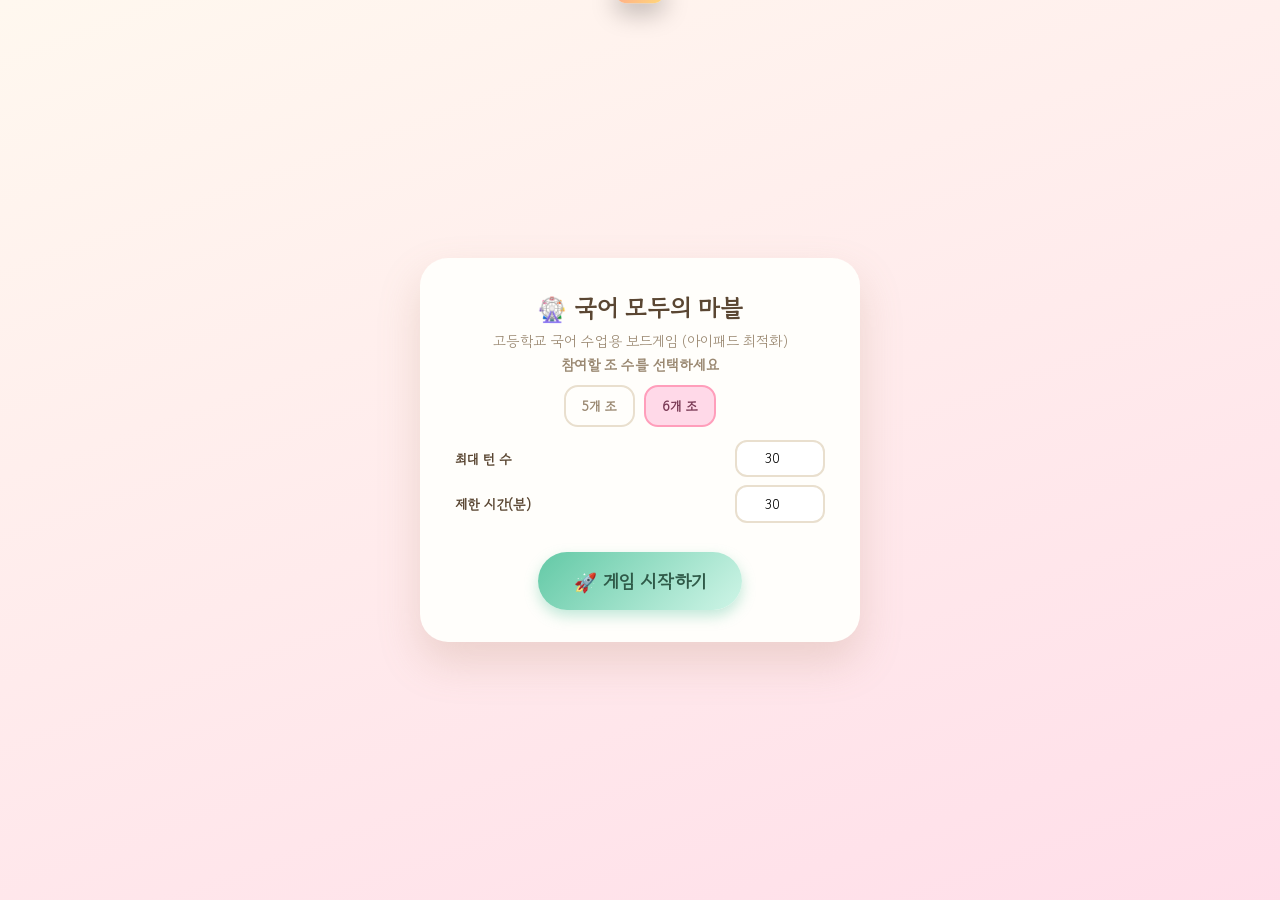
<file: index.html>
<!DOCTYPE html>
<html lang="ko">
<head>
<meta charset="UTF-8" />
<meta name="viewport" content="width=device-width, initial-scale=1.0, maximum-scale=1.0, user-scalable=no" />
<title>국어 모두의 마블</title>
<style>
  @import url('https://fonts.googleapis.com/css2?family=Gowun+Dodum&display=swap');

  :root {
    --cream: #FFF8EF;
    --beige: #F3E7D6;
    --pink: #FFD9E8;
    --pink-deep: #FF9EBB;
    --mint: #CFF5E7;
    --mint-deep: #63C9A6;
    --text: #5A4632;
    --text-soft: #9A8871;
    --card-bg: #FFFEFB;
    --board-text: #38260F;
  }

  * { box-sizing: border-box; }
  html, body { height: 100%; margin: 0; overflow: hidden; }

  body {
    background: linear-gradient(160deg, var(--cream) 0%, var(--beige) 100%);
    font-family: 'Gowun Dodum', 'Malgun Gothic', 'Apple SD Gothic Neo', sans-serif;
    color: var(--text);
  }

  .hidden { display: none !important; }
  button { font-family: inherit; cursor: pointer; border: none; }
  select, input { font-family: inherit; }

  .btn-primary, .btn-secondary, .btn-danger {
    border-radius: 999px;
    font-weight: 700;
    padding: 0.65rem 1.3rem;
    font-size: 0.95rem;
    transition: transform 0.15s;
  }
  .btn-primary { background: linear-gradient(135deg, var(--mint-deep), var(--mint)); color: #2f5a48; box-shadow: 0 6px 14px rgba(99,201,166,0.4); }
  .btn-secondary { background: var(--card-bg); color: var(--text-soft); border: 2px solid #E9DFCE; }
  .btn-danger { background: linear-gradient(135deg, #FF9E8F, #FFC2B4); color: #7a2e20; box-shadow: 0 6px 14px rgba(255,142,120,0.4); }
  .btn-primary:hover, .btn-secondary:hover, .btn-danger:hover { transform: translateY(-2px); }
  .btn-small { padding: 0.45rem 0.9rem; font-size: 0.8rem; }
  .btn-big { padding: 1rem 2.2rem; font-size: 1.15rem; }
  .btn-block { width: 100%; }

  /* ---------- 시작 화면 ---------- */
  .setup-overlay {
    position: fixed; inset: 0; display: flex; align-items: center; justify-content: center;
    background: linear-gradient(160deg, var(--cream) 0%, var(--pink) 120%); z-index: 200; padding: 1rem;
  }
  .setup-card {
    background: var(--card-bg); border-radius: 28px; padding: 2rem 2.2rem; text-align: center;
    box-shadow: 0 20px 40px rgba(180,140,110,0.25); max-width: 440px; width: 100%; max-height: 92vh; overflow-y: auto;
  }
  .setup-card h1 { font-size: 1.5rem; margin: 0 0 0.3rem; }
  .setup-card p { color: var(--text-soft); margin: 0.2rem 0; font-size: 0.9rem; }
  .setup-label { margin-top: 1.2rem; font-weight: 700; font-size: 0.9rem; }
  .setup-team-count { display: flex; gap: 0.6rem; justify-content: center; margin: 0.6rem 0 0.8rem; }
  .count-btn { background: var(--card-bg); border: 2px solid #E9DFCE; border-radius: 14px; padding: 0.6rem 1rem; font-weight: 700; color: var(--text-soft); }
  .count-btn.selected { background: var(--pink); border-color: var(--pink-deep); color: #7a3a55; }
  .setup-row { display: flex; align-items: center; justify-content: space-between; gap: 0.6rem; margin: 0.5rem 0; text-align: left; }
  .setup-row label { font-weight: 700; font-size: 0.85rem; flex: 1; }
  .setup-row input { width: 90px; padding: 0.45rem 0.6rem; border-radius: 12px; border: 2px solid #E9DFCE; text-align: center; }
  #start-game-btn { margin-top: 1.3rem; }

  /* ---------- 앱 레이아웃 ---------- */
  #app { display: flex; flex-direction: column; height: 100vh; width: 100vw; }

  .app-header {
    flex: 0 0 auto; display: flex; align-items: center; justify-content: space-between;
    padding: 0.8vh 1.2vw; gap: 0.6vw;
  }
  .app-title { font-size: clamp(0.9rem, 1.9vw, 1.3rem); font-weight: 700; margin: 0; white-space: nowrap; }
  .header-stats { display: flex; gap: 0.6vw; align-items: center; flex-wrap: wrap; }
  .stat-badge {
    background: var(--card-bg); border-radius: 999px; padding: 0.35rem 0.85rem; font-weight: 700;
    font-size: clamp(0.65rem, 1.3vw, 0.85rem); box-shadow: 0 3px 8px rgba(180,140,110,0.15); white-space: nowrap;
  }
  .teacher-btn {
    background: var(--pink); color: #7a3a55; border-radius: 999px; width: clamp(2.2rem, 4vw, 2.8rem); height: clamp(2.2rem, 4vw, 2.8rem);
    font-size: clamp(1rem, 2vw, 1.3rem); box-shadow: 0 4px 10px rgba(255,158,187,0.4); flex: 0 0 auto;
    display: flex; align-items: center; justify-content: center;
  }

  /* ---------- 메인 영역 (보드 86% : 로스터 14%, 우측 밀착) ---------- */
  .main-area { flex: 1 1 auto; display: flex; overflow: hidden; padding: 0 0 1.2vh 1.2vw; gap: 0.5vw; }

  .board-wrap { flex: 0 0 81%; max-width: 81%; height: 100%; position: relative; }
  .board {
    width: 100%; height: 100%; display: grid; grid-template-columns: repeat(8, 1fr); grid-template-rows: repeat(8, 1fr);
    gap: 0.35vh; background: #FBE9D8; border-radius: 22px; padding: 0.7vh; box-shadow: 0 14px 30px rgba(180,140,110,0.2);
  }
  .square {
    border-radius: 12px; background: var(--card-bg); display: flex; flex-direction: column; align-items: center; justify-content: center;
    gap: 1px; text-align: center; padding: 2px; font-weight: 800; color: var(--board-text); position: relative; overflow: hidden;
    box-shadow: inset 0 0 0 2px rgba(255,255,255,0.6); transition: background 0.3s;
  }
  .square.type-start { background: var(--pink); }
  .square.type-exile { background: #D7D0F0; }
  .square.type-olympic { background: #FFD97A; }
  .square.type-travel { background: #BEE3FF; }
  .square.type-fortune {
    background: linear-gradient(135deg, #FFF3C4, #FFD34D, #FFE9A8, #FFC94D);
    background-size: 260% 260%;
    animation: fortuneShimmer 3.2s ease-in-out infinite;
    box-shadow: inset 0 0 0 2px rgba(255,255,255,0.85), 0 0 10px rgba(255,197,60,0.7);
  }
  @keyframes fortuneShimmer {
    0%, 100% { background-position: 0% 40%; }
    50% { background-position: 100% 60%; }
  }
  .square.has-stripe { padding-top: 20%; }
  .square.owned { box-shadow: inset 0 0 0 3px white, 0 4px 8px rgba(0,0,0,0.2); }
  .sq-owner-stripe {
    position: absolute; top: 0; left: 0; right: 0; height: 20%; z-index: 1;
    box-shadow: 0 2px 3px rgba(0,0,0,0.25); border-radius: 12px 12px 0 0;
  }
  .sq-name { font-size: clamp(0.75rem, 1.9vmin, 1.3rem); font-weight: 800; line-height: 1.08; text-shadow: 0 1px 0 rgba(255,255,255,0.55); }
  .sq-price {
    display: inline-block; font-size: clamp(0.95rem, 2.4vmin, 1.65rem); font-weight: 900; color: #241a0c;
    background: rgba(255,255,255,0.9); padding: 1px 10px; border-radius: 10px;
    box-shadow: 0 2px 5px rgba(0,0,0,0.25), inset 0 0 0 1px rgba(0,0,0,0.06);
  }
  .sq-owner-flag {
    display: inline-flex; align-items: center; gap: 3px; font-size: clamp(0.9rem, 2.2vmin, 1.5rem);
    font-weight: 900; color: white; padding: 2px 10px; border-radius: 999px;
    text-shadow: 0 1px 1px rgba(0,0,0,0.35); box-shadow: 0 3px 7px rgba(0,0,0,0.3);
  }
  .sq-building { font-size: clamp(1.15rem, 3vmin, 2rem); filter: drop-shadow(0 2px 2px rgba(0,0,0,0.25)); }
  .sq-tokens { display: flex; gap: 1px; flex-wrap: wrap; justify-content: center; }
  .token { font-size: clamp(1rem, 2.6vmin, 1.7rem); }

  .board-center {
    position: absolute; top: 12.5%; left: 12.5%; width: 75%; height: 75%;
    background: linear-gradient(160deg, var(--card-bg) 0%, var(--cream) 100%);
    border-radius: 28px; box-shadow: inset 0 0 0 5px var(--pink), 0 10px 26px rgba(180,140,110,0.25);
    display: flex; flex-direction: column; align-items: center; justify-content: center;
    gap: 1.1vmin; padding: 1.5vmin; text-align: center;
  }
  .center-title { font-weight: 800; color: var(--pink-deep); font-size: clamp(0.9rem, 2vmin, 1.3rem); }
  .turn-indicator {
    padding: 0.7rem 1.8rem; border-radius: 999px; font-weight: 900; font-size: clamp(1.7rem, 4.5vmin, 3rem);
    border: 5px solid var(--pink-deep); background: var(--pink); box-shadow: 0 6px 14px rgba(255,158,187,0.45);
    letter-spacing: -0.01em;
  }
  .fund-line, .olympic-line { font-size: clamp(0.75rem, 1.7vmin, 1.05rem); font-weight: 800; color: var(--text-soft); }
  .dice-row { display: flex; gap: 2vmin; }
  .die { font-size: clamp(4.5rem, 13vmin, 7.5rem); line-height: 1; filter: drop-shadow(0 4px 6px rgba(0,0,0,0.2)); }
  .double-badge { font-weight: 900; color: #d9534f; font-size: clamp(1rem, 2.3vmin, 1.4rem); }
  .roll-btn { position: relative; overflow: hidden; font-weight: 900; font-size: clamp(1.7rem, 4.2vmin, 2.6rem); padding: 1.8vmin 4.5vmin; border-radius: 999px; box-shadow: 0 10px 22px rgba(99,201,166,0.5); }
  .roll-btn .gauge { position: absolute; inset: 0; background: rgba(255,255,255,0.5); transform: scaleX(0); transform-origin: left; }
  .roll-btn.rolling .gauge { animation: gaugeFill 0.72s linear; }
  @keyframes gaugeFill { from { transform: scaleX(0); } to { transform: scaleX(1); } }
  .roll-btn .roll-label { position: relative; }

  /* ---------- 조 로스터 (컴팩트 카드) ---------- */
  .team-roster { flex: 0 0 19%; max-width: 19%; height: 100%; overflow-y: auto; display: flex; flex-direction: column; gap: 0.9vh; padding-right: 0.4vw; box-sizing: border-box; }
  .team-card {
    background: var(--team-light, var(--card-bg)); border: 3px solid var(--team-color, #E9DFCE); border-radius: 18px;
    padding: 1.1vh 0.9vw; flex: 0 0 auto;
  }
  .team-card-head { display: flex; align-items: center; gap: 0.4rem; font-weight: 900; font-size: clamp(1.05rem, 2.1vw, 1.55rem); margin-bottom: 0.35rem; flex-wrap: wrap; }
  .team-emoji { font-size: clamp(1.3rem, 2.6vw, 1.9rem); }
  .exile-badge { margin-left: auto; background: #D7D0F0; border-radius: 999px; padding: 0.15rem 0.5rem; font-size: clamp(0.6rem, 1.2vw, 0.85rem); font-weight: 800; }
  .team-money { font-weight: 900; font-size: clamp(1.1rem, 2.3vw, 1.7rem); color: var(--board-text); line-height: 1.15; margin-bottom: 0.2rem; }
  .team-meta { font-size: clamp(0.85rem, 1.6vw, 1.15rem); font-weight: 700; color: var(--text-soft); }
  .team-cards-held { display: flex; flex-wrap: wrap; gap: 3px; margin-top: 0.35rem; }
  .held-card { font-size: clamp(1.05rem, 2vw, 1.5rem); background: rgba(255,255,255,0.7); border-radius: 7px; padding: 1px 5px; box-shadow: 0 1px 3px rgba(0,0,0,0.15); }

  /* ---------- 모달 ---------- */
  .modal-overlay { position: fixed; inset: 0; background: rgba(90,70,50,0.35); display: flex; align-items: center; justify-content: center; z-index: 300; padding: 1rem; }
  .modal-card { background: var(--card-bg); border-radius: 24px; padding: 1.6rem; max-width: 420px; width: 100%; max-height: 88vh; overflow-y: auto; text-align: center; box-shadow: 0 20px 44px rgba(90,70,50,0.3); }
  .modal-emoji { font-size: 2.1rem; margin-bottom: 0.3rem; }
  .modal-card h3 { margin: 0 0 0.7rem; font-size: 1.1rem; }
  .modal-body { line-height: 1.55; margin-bottom: 0.9rem; font-size: 0.92rem; }
  .quiz-answer { color: var(--mint-deep); font-weight: 700; }
  .warn { color: #d9534f; font-weight: 700; }
  .modal-extra { margin-bottom: 0.9rem; }
  .teleport-select { padding: 0.55rem 0.9rem; border-radius: 14px; border: 2px solid #E9DFCE; width: 100%; margin-bottom: 0.6rem; }
  .olympic-mult-row { display: flex; gap: 0.4rem; justify-content: center; flex-wrap: wrap; }
  .modal-actions { display: flex; gap: 0.5rem; justify-content: center; flex-wrap: wrap; }

  /* ---------- 황금카드 모달 테마 ---------- */
  .modal-card.theme-fortune {
    background: linear-gradient(160deg, #FFF6DC 0%, #FFE9A8 55%, #FFD34D 100%);
    box-shadow: 0 20px 44px rgba(200,150,20,0.4), inset 0 0 0 4px #FFC94D;
    position: relative; overflow: hidden;
  }
  .modal-card.theme-fortune::before {
    content: ""; position: absolute; inset: 0; pointer-events: none;
    background: linear-gradient(120deg, transparent 30%, rgba(255,255,255,0.55) 50%, transparent 70%);
    background-size: 250% 250%; animation: fortuneSweep 2.4s ease-in-out infinite;
  }
  @keyframes fortuneSweep { 0% { background-position: 200% 0; } 100% { background-position: -50% 0; } }
  .modal-card.theme-fortune .modal-emoji { font-size: 3rem; }
  .card-cat-tag { display: inline-block; padding: 0.2rem 0.9rem; border-radius: 999px; font-weight: 800; font-size: 0.85rem; margin-bottom: 0.7rem; }
  .card-cat-tag.cat-command { background: #A0C4FF; color: #1a3d7a; }
  .card-cat-tag.cat-attack { background: #FF9E8F; color: #7a2416; }
  .card-cat-tag.cat-defense { background: #CAFFBF; color: #1e5c2f; }

  /* ---------- 선생님 제어판 ---------- */
  .side-panel { position: fixed; top: 0; right: 0; height: 100vh; width: min(340px, 92vw); background: var(--card-bg); box-shadow: -10px 0 30px rgba(90,70,50,0.2); z-index: 250; padding: 1.4rem; overflow-y: auto; }
  .side-panel-head { display: flex; justify-content: space-between; align-items: center; margin-bottom: 1rem; }
  .icon-close { background: var(--beige); border-radius: 50%; width: 30px; height: 30px; font-size: 0.95rem; }
  .teacher-section { background: var(--cream); border-radius: 18px; padding: 0.9rem 1rem; margin-bottom: 0.9rem; }
  .teacher-section label { display: block; font-weight: 700; font-size: 0.82rem; margin: 0.5rem 0 0.25rem; }
  .teacher-section select, .teacher-section input { width: 100%; padding: 0.55rem 0.75rem; border-radius: 12px; border: 2px solid #E9DFCE; font-size: 0.9rem; }
  .teacher-btn-row { display: flex; gap: 0.5rem; margin-top: 0.7rem; }
  .teacher-btn-row button { flex: 1; }
  .teacher-catch-btn { line-height: 1.5; }
  .teacher-catch-btn .sub { font-size: 0.68rem; font-weight: 400; opacity: 0.85; }
  .fund-info { font-weight: 700; text-align: center; }

  /* ---------- 경고 배너 ---------- */
  .warning-banner {
    position: fixed; top: 1.5vh; left: 50%; transform: translate(-50%, -140%); z-index: 400;
    background: linear-gradient(135deg, #FF9E8F, #FFD97A); color: #6b2f14; font-weight: 700;
    padding: 0.8rem 1.6rem; border-radius: 999px; box-shadow: 0 10px 24px rgba(0,0,0,0.25);
    font-size: clamp(0.75rem, 1.8vw, 1rem); transition: transform 0.35s ease; text-align: center; max-width: 90vw;
  }
  .warning-banner.show { transform: translate(-50%, 0); }

  /* ---------- 땅 & 문제 편집기 ---------- */
  .editor-overlay { position: fixed; inset: 0; background: rgba(90,70,50,0.4); z-index: 500; display: flex; align-items: center; justify-content: center; padding: 1rem; }
  .editor-card {
    background: var(--card-bg); border-radius: 24px; width: min(760px, 96vw); max-height: 92vh;
    display: flex; flex-direction: column; box-shadow: 0 24px 50px rgba(90,70,50,0.35);
  }
  .editor-head { display: flex; justify-content: space-between; align-items: center; padding: 1.2rem 1.4rem 0.6rem; }
  .editor-head h3 { margin: 0; font-size: 1.15rem; }
  .editor-toolbar { display: flex; gap: 0.5rem; padding: 0 1.4rem 0.8rem; flex-wrap: wrap; }
  .file-label { position: relative; overflow: hidden; display: inline-flex; align-items: center; }
  .hidden-file-input { position: absolute; inset: 0; opacity: 0; cursor: pointer; }
  .editor-list { overflow-y: auto; padding: 0 1.4rem 1rem; flex: 1 1 auto; display: flex; flex-direction: column; gap: 0.8rem; }
  .editor-item { background: var(--cream); border: 2px solid #E9DFCE; border-radius: 16px; padding: 0.8rem 1rem; text-align: left; }
  .editor-item-head { font-weight: 800; font-size: 0.85rem; color: var(--text-soft); margin-bottom: 0.4rem; display: flex; align-items: center; gap: 0.5rem; }
  .editor-tag { background: var(--pink); color: #7a3a55; border-radius: 999px; padding: 0.1rem 0.6rem; font-size: 0.7rem; }
  .editor-item label { display: block; font-weight: 700; font-size: 0.75rem; margin: 0.4rem 0 0.2rem; color: var(--text-soft); }
  .editor-item input, .editor-item textarea {
    width: 100%; padding: 0.5rem 0.7rem; border-radius: 10px; border: 2px solid #E9DFCE; font-size: 0.88rem; resize: vertical;
  }
  .editor-item textarea { min-height: 2.4rem; }
  .editor-footer { padding: 0.8rem 1.4rem 1.2rem; }

  /* ---------- 게임 규칙 모달 ---------- */
  .rules-overlay { position: fixed; inset: 0; background: rgba(90,70,50,0.4); z-index: 500; display: flex; align-items: center; justify-content: center; padding: 1rem; }
  .rules-card {
    background: var(--card-bg); border-radius: 26px; width: min(640px, 96vw); max-height: 90vh;
    display: flex; flex-direction: column; box-shadow: 0 24px 50px rgba(90,70,50,0.35);
  }
  .rules-head { display: flex; justify-content: space-between; align-items: center; padding: 1.2rem 1.4rem 0.8rem; }
  .rules-head h3 { margin: 0; font-size: 1.2rem; }
  .rules-tabs { display: flex; gap: 0.4rem; padding: 0 1.2rem 0.8rem; flex-wrap: wrap; }
  .rules-tab {
    flex: 1 1 auto; background: var(--beige); color: var(--text-soft); border-radius: 999px; padding: 0.55rem 0.7rem;
    font-weight: 800; font-size: 0.82rem; white-space: nowrap; transition: transform 0.15s;
  }
  .rules-tab.active { background: linear-gradient(135deg, var(--pink), var(--pink-deep)); color: #6b2f45; box-shadow: 0 6px 14px rgba(255,158,187,0.4); transform: translateY(-1px); }
  .rules-body { overflow-y: auto; padding: 0.4rem 1.4rem 1.4rem; }
  .rules-panel { display: none; flex-direction: column; gap: 0.8rem; }
  .rules-panel.active { display: flex; }
  .rule-block { background: var(--cream); border: 2px solid #E9DFCE; border-radius: 16px; padding: 0.9rem 1.1rem; display: flex; gap: 0.7rem; align-items: flex-start; text-align: left; }
  .rule-block .rule-icon { font-size: 1.5rem; line-height: 1; flex: 0 0 auto; }
  .rule-block .rule-text { font-size: 0.9rem; line-height: 1.5; }
  .rule-block .rule-text strong { color: var(--pink-deep); }
  .rule-block .rule-title { font-weight: 800; margin-bottom: 0.15rem; display: block; }
  .rule-reward { display: inline-block; background: var(--mint); color: #2f5a48; border-radius: 999px; padding: 0.1rem 0.6rem; font-size: 0.78rem; font-weight: 800; margin-left: 0.3rem; }
</style>
</head>
<body>

  <!-- ============ 시작 화면 ============ -->
  <div class="setup-overlay" id="setup-overlay">
    <div class="setup-card">
      <h1>🎡 국어 모두의 마블</h1>
      <p>고등학교 국어 수업용 보드게임 (아이패드 최적화)</p>
      <p class="setup-label">참여할 조 수를 선택하세요</p>
      <div class="setup-team-count" id="setup-team-count">
        <button class="count-btn" data-count="5">5개 조</button>
        <button class="count-btn selected" data-count="6">6개 조</button>
      </div>
      <div class="setup-row">
        <label>최대 턴 수</label>
        <input type="number" id="setup-maxturns" value="30" min="5" step="1" />
      </div>
      <div class="setup-row">
        <label>제한 시간(분)</label>
        <input type="number" id="setup-timelimit" value="30" min="5" step="1" />
      </div>
      <button id="start-game-btn" class="btn-primary btn-big">🚀 게임 시작하기</button>
    </div>
  </div>

  <!-- ============ 메인 앱 ============ -->
  <div id="app" class="hidden">
    <div class="app-header">
      <h1 class="app-title">🎡 국어 모두의 마블</h1>
      <div class="header-stats">
        <span class="stat-badge" id="turn-counter">턴 0/30</span>
        <span class="stat-badge" id="time-display">⏱ 30:00</span>
      </div>
      <button class="teacher-btn" id="rules-btn" title="게임 규칙">📜</button>
      <button class="teacher-btn" id="teacher-btn" title="선생님 제어판">⚙️</button>
    </div>

    <div class="main-area">
      <div class="board-wrap">
        <div class="board" id="board"></div>
        <div class="board-center">
          <div class="center-title">국어 모두의 마블</div>
          <div class="turn-indicator" id="turn-indicator">-</div>
          <div class="fund-line" id="fund-line">💰 환곡: 0골드</div>
          <div class="olympic-line" id="olympic-line">🎪 축제 없음</div>
          <div class="dice-row">
            <span class="die" id="dice1">⚀</span>
            <span class="die" id="dice2">⚀</span>
          </div>
          <div class="double-badge hidden" id="double-badge"></div>
          <button id="roll-btn" class="btn-primary roll-btn">
            <span class="gauge" id="gauge"></span>
            <span class="roll-label">🎲 주사위 굴리기</span>
          </button>
        </div>
      </div>

      <div class="team-roster" id="team-roster"></div>
    </div>
  </div>

  <!-- ============ 선생님 제어판 ============ -->
  <div class="side-panel hidden" id="teacher-panel">
    <div class="side-panel-head">
      <h3>👩‍🏫 선생님 제어판</h3>
      <button class="icon-close" id="teacher-close">✕</button>
    </div>
    <div class="teacher-section">
      <label>조 선택</label>
      <select id="teacher-team-select"></select>
      <label>금액 (골드)</label>
      <input type="number" id="teacher-amount" value="10000" step="10000" min="0" />
      <div class="teacher-btn-row">
        <button id="teacher-pay" class="btn-primary btn-small">💸 지급</button>
        <button id="teacher-deduct" class="btn-secondary btn-small">➖ 차감</button>
      </div>
    </div>
    <div class="teacher-section">
      <button id="teacher-catch" class="btn-danger btn-block teacher-catch-btn">
        🚨 외래어/영어 사용 적발!<br />
        <span class="sub">(현재 턴 조에서 5만 골드 차감 → 환곡에 적립)</span>
      </button>
    </div>
    <div class="teacher-section fund-info">
      💰 누적 환곡: <strong id="teacher-fund-display">0골드</strong>
    </div>
    <div class="teacher-section">
      <button id="open-editor-btn" class="btn-secondary btn-block">📝 땅 &amp; 문제 편집기 열기</button>
    </div>
  </div>

  <!-- ============ 땅 & 문제 편집기 ============ -->
  <div class="editor-overlay hidden" id="editor-overlay">
    <div class="editor-card">
      <div class="editor-head">
        <h3>📝 땅 &amp; 문제 편집기</h3>
        <button class="icon-close" id="editor-close">✕</button>
      </div>
      <div class="editor-toolbar">
        <button id="editor-export" class="btn-secondary btn-small">⬇️ JSON 다운로드</button>
        <label class="btn-secondary btn-small file-label">⬆️ JSON 불러오기<input type="file" id="editor-import" class="hidden-file-input" accept="application/json" /></label>
      </div>
      <div class="editor-list" id="editor-list"></div>
      <div class="editor-footer">
        <button id="editor-apply" class="btn-primary btn-block">💾 변경사항 적용</button>
      </div>
    </div>
  </div>

  <!-- ============ 게임 규칙 ============ -->
  <div class="rules-overlay hidden" id="rules-overlay">
    <div class="rules-card">
      <div class="rules-head">
        <h3>📜 게임 규칙</h3>
        <button class="icon-close" id="rules-close">✕</button>
      </div>
      <div class="rules-tabs" id="rules-tabs">
        <button class="rules-tab active" data-tab="basic">🎯 기본 룰</button>
        <button class="rules-tab" data-tab="monopoly">🏆 승리 조건</button>
        <button class="rules-tab" data-tab="building">🏗️ 건물&amp;인수</button>
        <button class="rules-tab" data-tab="special">🚫 특별 룰</button>
      </div>
      <div class="rules-body">
        <div class="rules-panel active" data-panel="basic">
          <div class="rule-block">
            <span class="rule-icon">🏆</span>
            <div class="rule-text"><span class="rule-title">제한 턴 · 시간 종료 시 승리</span>제한 턴이나 제한 시간이 끝나면 <strong>총자산(잔여 골드 + 보유 땅·건물 가치)</strong>이 가장 많은 조가 승리해요.</div>
          </div>
          <div class="rule-block">
            <span class="rule-icon">💥</span>
            <div class="rule-text"><span class="rule-title">파산 승리</span>상대 조를 모두 파산시키면 즉시 승리할 수 있어요.</div>
          </div>
        </div>
        <div class="rules-panel" data-panel="monopoly">
          <div class="rule-block">
            <span class="rule-icon">🎨</span>
            <div class="rule-text"><span class="rule-title">트리플 독점<span class="rule-reward">보상 2배</span></span>8개 컬러 구역 중 <strong>3개 컬러</strong>를 완전히 소유하면 즉시 승리!</div>
          </div>
          <div class="rule-block">
            <span class="rule-icon">📏</span>
            <div class="rule-text"><span class="rule-title">라인 독점<span class="rule-reward">보상 3배</span></span>보드판 4개 라인(상/우/하/좌) 중 <strong>1개 라인의 모든 땅</strong>을 소유하면 즉시 승리!</div>
          </div>
          <div class="rule-block">
            <span class="rule-icon">⚠️</span>
            <div class="rule-text"><span class="rule-title">독점 위기 경고</span>독점 조건까지 땅이 <strong>1칸</strong> 남으면 화면 상단에 경고 배너가 떠요!</div>
          </div>
        </div>
        <div class="rules-panel" data-panel="building">
          <div class="rule-block">
            <span class="rule-icon">📝</span>
            <div class="rule-text"><span class="rule-title">퀴즈로 건설</span>땅에 도착한 뒤 <strong>퀴즈를 맞히면</strong> 건물을 건설할 수 있어요.</div>
          </div>
          <div class="rule-block">
            <span class="rule-icon">🏠</span>
            <div class="rule-text"><span class="rule-title">건물 4단계</span>🏠 1티어(별장) → 🏢 2티어(빌딩, 1바퀴 이후) → 🏨 3티어(호텔, 2바퀴 이후) → 👑 <strong>랜드마크</strong>(그룹 전체 호텔 후)</div>
          </div>
          <div class="rule-block">
            <span class="rule-icon">💰</span>
            <div class="rule-text"><span class="rule-title">인수하기</span>상대 땅에 도착하면 <strong>(땅값 + 건물값) × 2</strong>를 내고 인수할 수 있어요.</div>
          </div>
          <div class="rule-block">
            <span class="rule-icon">🛡️</span>
            <div class="rule-text"><span class="rule-title">인수 불가 지역</span>👑 <strong>랜드마크</strong>가 세워진 땅은 절대로 인수하거나 파괴할 수 없어요!</div>
          </div>
        </div>
        <div class="rules-panel" data-panel="special">
          <div class="rule-block">
            <span class="rule-icon">🚫</span>
            <div class="rule-text"><span class="rule-title">외래어 금지</span>자기 턴에 영어·외래어를 사용하다 적발되면 <strong>벌금 5만 골드</strong>가 차감돼요!</div>
          </div>
          <div class="rule-block">
            <span class="rule-icon">💰</span>
            <div class="rule-text"><span class="rule-title">환곡(기부금)</span>적발된 벌금은 중앙 '환곡'에 쌓이고, <strong>환곡 칸</strong>에 도착한 조가 통째로 획득할 수 있어요.</div>
          </div>
          <div class="rule-block">
            <span class="rule-icon">🃏</span>
            <div class="rule-text"><span class="rule-title">황금카드</span>보드판 4개 라인에 하나씩 있는 <strong>황금카드 칸</strong>에 도착하면 명령·공격·방어 카드 중 한 장을 뽑아요. 방어 카드는 바로 쓰지 않고 보유했다가 필요할 때 사용할 수 있어요.</div>
          </div>
        </div>
      </div>
    </div>
  </div>

  <!-- ============ 경고 배너 ============ -->
  <div class="warning-banner" id="warning-banner"></div>

  <!-- ============ 공용 모달 ============ -->
  <div class="modal-overlay hidden" id="modal-overlay">
    <div class="modal-card" id="modal-card">
      <div class="modal-emoji" id="modal-emoji"></div>
      <h3 id="modal-title"></h3>
      <div class="modal-body" id="modal-body"></div>
      <div class="modal-extra" id="modal-extra"></div>
      <div class="modal-actions" id="modal-actions"></div>
    </div>
  </div>

<script>
  // ============================================================
  // 컬러 그룹 (선생님이 수정하는 곳 1/2)
  // ============================================================
  const COLOR_GROUPS = {
    seojeong: { label: "서정시", color: "#FFADAD" },
    geundae:  { label: "근대소설", color: "#A0C4FF" },
    jeohang:  { label: "저항시", color: "#CAFFBF" },
    gojeon:   { label: "고전소설", color: "#BDB2FF" },
    hyangto:  { label: "향토문학", color: "#FDFFB6" },
    pansori:  { label: "판소리계문학", color: "#9BF6FF" },
    supil:    { label: "수필기행", color: "#FFD6A5" },
    hyeondae: { label: "현대시", color: "#FFC6FF" },
  };
  const SIDE_LABELS = { top: "상단", right: "우측", bottom: "하단", left: "좌측" };

  // ============================================================
  // 보드 데이터 (선생님이 수정하는 곳 2/2)
  // 땅 이름 / 컬러그룹(group) / 가격(price) / 퀴즈(question, answer)를
  // 자유롭게 바꿀 수 있습니다. type과 side, id는 보드 구조와 연결되어
  // 있으니 되도록 유지해주세요.
  // ============================================================
  const boardData = [
    { id: 0,  name: "올림픽",              type: "olympic", emoji: "🎪" },
    { id: 1,  name: "윤동주 서시 언덕",     type: "land",    emoji: "🌌", group: "seojeong", side: "top",
      price: 90000,  question: "윤동주의 시 '서시'에서 '죽는 날까지 하늘을 우러러' 다음에 이어지는 구절은?", answer: "한 점 부끄럼이 없기를",
      explanation: "'서시'는 윤동주의 시집 「하늘과 바람과 별과 시」의 서두에 실린 시로, 순결한 삶에 대한 다짐을 노래합니다." },
    { id: 2,  name: "김소월 진달래꽃 고개", type: "land",    emoji: "🌸", group: "seojeong", side: "top",
      price: 100000, question: "'나 보기가 역겨워 가실 때에는...'으로 시작하는 김소월의 시는?", answer: "진달래꽃",
      explanation: "이별의 슬픔을 반어적 표현('죽어도 아니 눈물 흘리우리다')으로 승화한 김소월의 대표작입니다." },
    { id: 3,  name: "황금카드",            type: "fortune", emoji: "🃏" },
    { id: 4,  name: "메밀꽃 필 무렵 봉평",  type: "land",    emoji: "🌾", group: "geundae", side: "top",
      price: 110000, question: "이효석의 소설 '메밀꽃 필 무렵'의 배경이 되는 지역은?", answer: "봉평(평창)",
      explanation: "장돌뱅이 허 생원의 이야기로, 달빛 아래 메밀꽃밭 묘사가 서정적인 것으로 유명합니다." },
    { id: 5,  name: "무진기행 갈대숲",      type: "land",    emoji: "🌫️", group: "geundae", side: "top",
      price: 120000, question: "김승옥의 '무진기행'에서 무진을 상징하는 자연물은?", answer: "안개",
      explanation: "안개는 현실과 몽상의 경계, 주인공의 혼란스러운 내면을 상징합니다." },
    { id: 6,  name: "동백꽃 점순이네",      type: "land",    emoji: "🐔", group: "geundae", side: "top",
      price: 130000, question: "김유정의 소설 '동백꽃'에서 나와 점순이 갈등의 소재가 된 동물은?", answer: "닭",
      explanation: "점순이가 자기 집 닭과 '나'의 집 닭을 싸움 붙이며 벌어지는 순박한 사랑 이야기입니다." },

    { id: 7,  name: "무인도",              type: "exile",   emoji: "🏝️" },

    { id: 8,  name: "별 헤는 밤 언덕",     type: "land",    emoji: "✨", group: "jeohang", side: "right",
      price: 140000, question: "윤동주의 유고 시집 제목은?", answer: "하늘과 바람과 별과 시",
      explanation: "윤동주 사후 1948년에 발간된 시집으로, '서시', '별 헤는 밤' 등이 실려 있습니다." },
    { id: 9,  name: "광야의 이육사",       type: "land",    emoji: "🏜️", group: "jeohang", side: "right",
      price: 150000, question: "'까마득한 날에 하늘이 처음 열리고'로 시작하는 이육사의 시는?", answer: "광야",
      explanation: "일제강점기 저항시의 대표작으로, '초인'을 통한 광복의 염원을 노래합니다." },
    { id: 10, name: "황금카드",            type: "fortune", emoji: "🃏" },
    { id: 11, name: "춘향골 광한루",       type: "land",    emoji: "🏮", group: "gojeon", side: "right",
      price: 160000, question: "'춘향전'에서 이몽룡과 성춘향이 처음 만난 장소는?", answer: "광한루",
      explanation: "전북 남원에 실재하는 누각으로, 춘향전의 배경으로 널리 알려져 있습니다." },
    { id: 12, name: "심청이 인당수",       type: "land",    emoji: "🌊", group: "gojeon", side: "right",
      price: 170000, question: "심청이 아버지 눈을 뜨게 하려고 몸을 던진 바다는?", answer: "인당수",
      explanation: "효(孝)를 주제로 한 '심청전'의 핵심 배경으로, 희생과 재생의 상징입니다." },
    { id: 13, name: "흥부네 박씨마을",     type: "land",    emoji: "🎋", group: "gojeon", side: "right",
      price: 180000, question: "'흥부전'에서 흥부가 제비 다리를 고쳐주고 받은 것은?", answer: "박씨",
      explanation: "권선징악을 주제로 한 판소리계 소설로, 흥부의 박씨에서 보물이 쏟아집니다." },

    { id: 14, name: "집현전",              type: "start",   emoji: "🏯" },

    { id: 15, name: "정지용 향수 마을",    type: "land",    emoji: "🏡", group: "hyangto", side: "bottom",
      price: 190000, question: "'넓은 벌 동쪽 끝으로 옛이야기 지줄대는...'으로 시작하는 정지용의 시는?", answer: "향수",
      explanation: "고향에 대한 그리움을 감각적인 향토어로 형상화한 정지용의 대표작입니다." },
    { id: 16, name: "백석 사슴 언덕",      type: "land",    emoji: "🦌", group: "hyangto", side: "bottom",
      price: 200000, question: "평안 방언과 향토적 정서로 유명한, 시집 제목이기도 한 백석의 대표작은?", answer: "사슴",
      explanation: "1936년 발간된 백석의 첫 시집으로, 평안도 방언과 토속적 소재가 특징입니다." },
    { id: 17, name: "황금카드",            type: "fortune", emoji: "🃏" },
    { id: 18, name: "토끼전 용궁마을",     type: "land",    emoji: "🐢", group: "pansori", side: "bottom",
      price: 210000, question: "'토끼전'에서 토끼를 용궁으로 데려가는 동물은?", answer: "자라(별주부)",
      explanation: "'수궁가'라고도 불리며, 토끼의 재치로 위기를 벗어나는 이야기가 핵심입니다." },
    { id: 19, name: "옹고집전 마을",       type: "land",    emoji: "🧙", group: "pansori", side: "bottom",
      price: 220000, question: "'옹고집전'에서 옹고집을 벌하기 위해 가짜 옹고집을 만든 방법은?", answer: "도술(스님의 도술/부적)",
      explanation: "인색하고 불효한 옹고집이 가짜 옹고집에게 쫓겨나며 개과천선하는 이야기입니다." },
    { id: 20, name: "변강쇠가 장터",       type: "land",    emoji: "🪵", group: "pansori", side: "bottom",
      price: 230000, question: "판소리 열두 마당 중 장승 동티를 소재로 한 작품은?", answer: "변강쇠가",
      explanation: "현재는 창을 잃은 판소리 다섯 마당 중 하나로, 사설만 전해집니다." },

    { id: 21, name: "세계여행",            type: "travel",  emoji: "🎡" },

    { id: 22, name: "관동별곡 정자",       type: "land",    emoji: "⛩️", group: "supil", side: "left",
      price: 240000, question: "정철이 강원도 관찰사로 부임하며 지은 가사 작품은?", answer: "관동별곡",
      explanation: "금강산과 관동팔경의 아름다움을 노래한 정철의 대표적 기행 가사입니다." },
    { id: 23, name: "허생전 매점",         type: "land",    emoji: "🍎", group: "supil", side: "left",
      price: 250000, question: "박지원의 '허생전'에서 허생이 사재기한 대표 물품은?", answer: "과일(대추 등)",
      explanation: "매점매석을 통해 당시 조선 경제 구조의 취약함을 풍자한 작품입니다." },
    { id: 24, name: "황금카드",            type: "fortune", emoji: "🃏" },
    { id: 25, name: "풀잎 언덕",           type: "land",    emoji: "🌿", group: "hyeondae", side: "left",
      price: 260000, question: "'풀이 눕는다... 바람보다도 더 빨리 눕는다'로 시작하는 김수영의 시는?", answer: "풀",
      explanation: "민중의 끈질긴 생명력을 '풀'의 이미지로 형상화한 김수영의 대표작입니다." },
    { id: 26, name: "님의 침묵 규방",      type: "land",    emoji: "🙏", group: "hyeondae", side: "left",
      price: 270000, question: "'님의 침묵'을 쓴 승려이자 독립운동가 시인은?", answer: "한용운",
      explanation: "'님'은 조국, 부처, 연인 등 다층적으로 해석되는 만해 시의 핵심 상징입니다." },
    { id: 27, name: "봄은 고양이로다",     type: "land",    emoji: "🐈", group: "hyeondae", side: "left",
      price: 280000, question: "'봄은 고양이로다'라는 시로 봄의 감각을 고양이에 비유한 시인은?", answer: "이장희",
      explanation: "고양이의 털, 눈, 입술, 수염에 봄의 이미지를 감각적으로 대응시킨 시입니다." },
  ];

  boardData.forEach((sq) => {
    if (sq.type === "land") {
      sq.owner = null;
      sq.buildingTier = 0;
      sq.investedBuildingCost = 0;
      sq.explanation = sq.explanation || "";
    }
  });

  // ============================================================
  // 황금카드 데이터 (선생님이 수정하는 곳 3/3)
  // category: "명령" | "공격" | "방어"
  // 이름/설명(description)만 바꾸는 것은 자유롭지만, id는 게임 로직과
  // 연결되어 있으니 유지해주세요. 카드를 새로 추가하고 싶다면
  // resolveFortuneCard() 함수에 해당 id 분기를 함께 추가해야 해요.
  // ============================================================
  const fortuneCardData = [
    { id: "olympic", category: "명령", name: "올림픽/축제 개최", emoji: "🏛️",
      description: "내 땅 중 한 곳을 지정해 통행료를 2배로 만들어요." },
    { id: "worldtrip", category: "명령", name: "세계여행 초대장", emoji: "✈️",
      description: "즉시 세계여행(가마) 칸으로 이동해요." },
    { id: "goStart", category: "명령", name: "집현전으로 GO", emoji: "🚩",
      description: "출발점 집현전으로 이동하며 월급을 받아요." },
    { id: "exile", category: "명령", name: "유배지 유배", emoji: "🏝️",
      description: "무인도로 강제 이동해요. (월급 없음)" },
    { id: "donation", category: "명령", name: "불우이웃성금", emoji: "💸",
      description: "모든 조가 현재 꼴찌 조에게 3만 골드씩 지급해요." },
    { id: "cityChange", category: "공격", name: "도시 체인지", emoji: "🔄",
      description: "내 땅 하나와 다른 조의 땅 하나를 맞바꿔요. (랜드마크 제외)" },
    { id: "forceSell", category: "공격", name: "강제 매각", emoji: "🔨",
      description: "다른 조의 땅 1곳을 반값에 강제로 팔아 빈 땅으로 만들어요." },
    { id: "forceAcquire", category: "공격", name: "강제 인수", emoji: "🚩",
      description: "다른 조의 땅 1곳을 인수비 없이 통행료만 내고 빼앗아와요." },
    { id: "earthquake", category: "공격", name: "재앙/지진", emoji: "⚡",
      description: "지정한 다른 조 땅의 건물을 1단계 파괴해요." },
    { id: "angel", category: "방어", name: "천사 카드", emoji: "👼",
      description: "통행료 100% 면제 또는 상대의 공격 카드 차단 (1회용)" },
    { id: "discount", category: "방어", name: "할인 쿠폰", emoji: "🏷️",
      description: "통행료 50% 할인 (1회용)" },
    { id: "exileFree", category: "방어", name: "유배지 탈출권", emoji: "🔓",
      description: "무인도에 갇혔을 때 즉시 무료로 탈출해요." },
  ];
  const CARD_CATEGORY_CLASS = { "명령": "command", "공격": "attack", "방어": "defense" };
  const SALARY_AMOUNT = 100000;
  const DONATION_AMOUNT = 30000;

  // ============================================================
  // 게임 상수
  // ============================================================
  const TEAM_PALETTE = [
    { color: "#FF9EAE", light: "#FFE1E6", deep: "#FF4D6D", emoji: "🐰" },
    { color: "#7FB3FF", light: "#DCEBFF", deep: "#2E7CF6", emoji: "🐻" },
    { color: "#5FCB9E", light: "#DFFBEF", deep: "#1E9E6F", emoji: "🐱" },
    { color: "#F2C14E", light: "#FFF3D2", deep: "#D89A12", emoji: "🐥" },
    { color: "#B79CFF", light: "#EBE0FF", deep: "#7A4FE0", emoji: "🐼" },
    { color: "#FF9E7A", light: "#FFE3D6", deep: "#E8622E", emoji: "🦊" },
  ];

  const START_MONEY = 1500000;
  const CATCH_PENALTY = 50000;
  const TRAVEL_FEE = 30000;
  const EXILE_ESCAPE_FEE = 50000;
  const WRONG_PENALTY_RATE = 0.1;
  const TOLL_RATE = { 0: 0.15, 1: 0.35, 2: 0.6, 3: 0.9, 4: 1.4 };
  const BUILD_MULT = { 1: 0.5, 2: 0.8, 3: 1.2, 4: 1.8 };
  const TIER_NAMES = { 0: "대지", 1: "별장", 2: "빌딩", 3: "호텔", 4: "랜드마크" };
  const BUILD_ICON = { 0: "", 1: "🏠", 2: "🏢", 3: "🏨", 4: "🏛️" };
  const DICE_FACES = ["", "⚀", "⚁", "⚂", "⚃", "⚄", "⚅"];

  const CELLS = buildBoardCells();
  // 출발점(집현전) 칸의 보드 인덱스. boardData에서 type이 "start"인 칸을
  // 찾아 자동으로 정해지므로, 출발점 칸을 옮기더라도 항상 정확히
  // 그 칸에서 시작/월급/바퀴 계산이 이뤄집니다.
  const START_INDEX = boardData.findIndex((s) => s.type === "start");
  function buildBoardCells() {
    const cells = [];
    for (let col = 1; col <= 8; col++) cells.push({ row: 1, col });
    for (let row = 2; row <= 7; row++) cells.push({ row, col: 8 });
    for (let col = 8; col >= 1; col--) cells.push({ row: 8, col });
    for (let row = 7; row >= 2; row--) cells.push({ row, col: 1 });
    return cells;
  }

  function hexToRgba(hex, alpha) {
    const h = hex.replace("#", "");
    const r = parseInt(h.substring(0, 2), 16);
    const g = parseInt(h.substring(2, 4), 16);
    const b = parseInt(h.substring(4, 6), 16);
    return `rgba(${r},${g},${b},${alpha})`;
  }

  // ============================================================
  // 상태
  // ============================================================
  let teams = [];
  let currentTeamIndex = 0;
  let fund = 0;
  let isMoving = false;
  let gameStarted = false;
  let gameEnded = false;
  let teamCount = 6;
  let maxTurns = 30;
  let turnCount = 0;
  let timeLimitSeconds = 30 * 60;
  let timeLeftSeconds = timeLimitSeconds;
  let timerInterval = null;
  let festival = { landId: null, multiplier: 1 };
  let lastRollWasDouble = false;
  let toastTimer = null;

  // ============================================================
  // DOM 참조
  // ============================================================
  const setupOverlay = document.getElementById("setup-overlay");
  const appEl = document.getElementById("app");
  const boardEl = document.getElementById("board");
  const rosterEl = document.getElementById("team-roster");
  const turnIndicatorEl = document.getElementById("turn-indicator");
  const fundLineEl = document.getElementById("fund-line");
  const olympicLineEl = document.getElementById("olympic-line");
  const dice1El = document.getElementById("dice1");
  const dice2El = document.getElementById("dice2");
  const doubleBadgeEl = document.getElementById("double-badge");
  const rollBtn = document.getElementById("roll-btn");
  const gaugeEl = document.getElementById("gauge");
  const turnCounterEl = document.getElementById("turn-counter");
  const timeDisplayEl = document.getElementById("time-display");
  const teacherFundDisplayEl = document.getElementById("teacher-fund-display");
  const teacherTeamSelectEl = document.getElementById("teacher-team-select");
  const warningBannerEl = document.getElementById("warning-banner");

  const modalOverlay = document.getElementById("modal-overlay");
  const modalCardEl = document.getElementById("modal-card");
  const modalEmojiEl = document.getElementById("modal-emoji");
  const modalTitleEl = document.getElementById("modal-title");
  const modalBodyEl = document.getElementById("modal-body");
  const modalExtraEl = document.getElementById("modal-extra");
  const modalActionsEl = document.getElementById("modal-actions");

  // ============================================================
  // 시작 화면
  // ============================================================
  document.querySelectorAll(".count-btn").forEach((btn) => {
    btn.addEventListener("click", () => {
      document.querySelectorAll(".count-btn").forEach((b) => b.classList.remove("selected"));
      btn.classList.add("selected");
      teamCount = Number(btn.dataset.count);
    });
  });
  document.getElementById("start-game-btn").addEventListener("click", startGame);

  function startGame() {
    teamCount = Number(document.querySelector(".count-btn.selected").dataset.count);
    maxTurns = Number(document.getElementById("setup-maxturns").value) || 30;
    timeLimitSeconds = (Number(document.getElementById("setup-timelimit").value) || 30) * 60;
    timeLeftSeconds = timeLimitSeconds;

    teams = [];
    for (let i = 0; i < teamCount; i++) {
      const p = TEAM_PALETTE[i];
      teams.push({
        id: i, name: `${i + 1}조`, color: p.color, light: p.light, deep: p.deep, emoji: p.emoji,
        money: START_MONEY, position: START_INDEX, lands: [], lapsCompleted: 0,
        consecutiveDoubles: 0, exileTurnsLeft: 0, cards: [],
      });
    }
    currentTeamIndex = 0;
    fund = 0;
    turnCount = 0;
    gameStarted = true;
    gameEnded = false;
    festival = { landId: null, multiplier: 1 };

    boardData.forEach((sq) => {
      if (sq.type === "land") {
        sq.owner = null; sq.buildingTier = 0; sq.investedBuildingCost = 0; sq.explanation = sq.explanation || "";
      }
    });

    setupOverlay.classList.add("hidden");
    appEl.classList.remove("hidden");

    renderTeacherSelect();
    renderAll();
    updateTurnCounterDisplay();
    updateTimeDisplay();
    startTimer();
  }

  function startTimer() {
    clearInterval(timerInterval);
    timerInterval = setInterval(() => {
      timeLeftSeconds--;
      updateTimeDisplay();
      if (timeLeftSeconds <= 0) endGameByLimit("제한 시간이 종료되었습니다!");
    }, 1000);
  }
  function updateTimeDisplay() {
    const m = Math.max(0, Math.floor(timeLeftSeconds / 60));
    const s = Math.max(0, timeLeftSeconds % 60);
    timeDisplayEl.textContent = `⏱ ${String(m).padStart(2, "0")}:${String(s).padStart(2, "0")}`;
  }
  function updateTurnCounterDisplay() {
    turnCounterEl.textContent = `턴 ${turnCount}/${maxTurns}`;
  }
</script>
<script>
  // ============================================================
  // 렌더링
  // ============================================================
  function renderAll() {
    renderBoard();
    renderTeamCards();
    updateTurnIndicator();
    updateFundDisplay();
    updateFestivalDisplay();
  }

  function renderBoard() {
    boardEl.innerHTML = "";
    CELLS.forEach((cell, idx) => {
      const sq = boardData[idx];
      const el = document.createElement("div");
      el.className = "square type-" + sq.type;
      el.style.gridRow = cell.row;
      el.style.gridColumn = cell.col;

      const isProperty = sq.type === "land";
      const owned = isProperty && sq.owner !== null;
      const ownerTeam = owned ? teams[sq.owner] : null;
      const groupColor = isProperty ? COLOR_GROUPS[sq.group].color : null;

      if (isProperty) {
        el.style.background = owned ? ownerTeam.light : groupColor;
        el.classList.add("has-stripe");
        if (owned) el.classList.add("owned");
      }

      const tokensHere = teams.filter((t) => t.position === idx);

      el.innerHTML = `
        ${isProperty ? `<div class="sq-owner-stripe" style="background:${groupColor}"></div>` : ""}
        <span class="sq-name">${sq.emoji || ""} ${sq.name}</span>
        ${owned
          ? `<span class="sq-owner-flag" style="background:${ownerTeam.deep}">${ownerTeam.emoji} ${ownerTeam.name}</span>`
          : (isProperty ? `<span class="sq-price">${Math.round(sq.price / 10000)}만</span>` : "")}
        ${owned && sq.buildingTier > 0 ? `<span class="sq-building">${BUILD_ICON[sq.buildingTier]}</span>` : ""}
        <div class="sq-tokens">${tokensHere.map((t) => `<span class="token">${t.emoji}</span>`).join("")}</div>
      `;
      boardEl.appendChild(el);
    });
  }

  function renderTeamCards() {
    rosterEl.innerHTML = teams.map((t) => `
      <div class="team-card" style="--team-color:${t.color}; --team-light:${t.light}; box-shadow:0 8px 16px ${hexToRgba(t.color, 0.35)};">
        <div class="team-card-head">
          <span class="team-emoji">${t.emoji}</span>
          <span>${t.name}</span>
          ${t.exileTurnsLeft > 0 ? `<span class="exile-badge">🏝️${t.exileTurnsLeft}</span>` : ""}
        </div>
        <div class="team-money">${t.money.toLocaleString()}골드</div>
        <div class="team-meta">보유 땅 ${t.lands.length}개</div>
        ${t.cards && t.cards.length
          ? `<div class="team-cards-held">${t.cards.map((cid) => {
              const c = fortuneCardData.find((fc) => fc.id === cid);
              return `<span class="held-card" title="${c ? c.name : cid}">${c ? c.emoji : "🃏"}</span>`;
            }).join("")}</div>`
          : ""}
      </div>
    `).join("");
  }

  function updateTurnIndicator() {
    const t = teams[currentTeamIndex];
    turnIndicatorEl.textContent = `${t.emoji} ${t.name} 차례!`;
    turnIndicatorEl.style.background = t.light;
    turnIndicatorEl.style.borderColor = t.color;
  }

  function updateFundDisplay() {
    fundLineEl.textContent = `💰 환곡: ${fund.toLocaleString()}골드`;
    teacherFundDisplayEl.textContent = `${fund.toLocaleString()}골드`;
  }

  function updateFestivalDisplay() {
    if (festival.landId === null) {
      olympicLineEl.textContent = "🎪 축제 없음";
    } else {
      const sq = boardData.find((s) => s.id === festival.landId);
      olympicLineEl.textContent = `🎪 ${sq ? sq.name : ""} 통행료 ×${festival.multiplier}`;
    }
  }

  function renderTeacherSelect() {
    teacherTeamSelectEl.innerHTML = teams.map((t) => `<option value="${t.id}">${t.emoji} ${t.name}</option>`).join("");
  }

  function showWarning(message) {
    warningBannerEl.textContent = message;
    warningBannerEl.classList.add("show");
    clearTimeout(toastTimer);
    toastTimer = setTimeout(() => warningBannerEl.classList.remove("show"), 4500);
  }
</script>
<script>
  // ============================================================
  // 주사위 & 이동
  // ============================================================
  rollBtn.addEventListener("click", rollDice);

  function rollDice() {
    if (isMoving || !gameStarted || gameEnded) return;
    const team = teams[currentTeamIndex];
    if (team.exileTurnsLeft > 0) { openExileModal(team); return; }

    isMoving = true;
    rollBtn.disabled = true;
    doubleBadgeEl.classList.add("hidden");
    rollBtn.classList.add("rolling");

    let flickers = 0;
    const flickerTimer = setInterval(() => {
      dice1El.textContent = DICE_FACES[Math.floor(Math.random() * 6) + 1];
      dice2El.textContent = DICE_FACES[Math.floor(Math.random() * 6) + 1];
      flickers++;
      if (flickers > 8) {
        clearInterval(flickerTimer);
        rollBtn.classList.remove("rolling");
        const d1 = Math.floor(Math.random() * 6) + 1;
        const d2 = Math.floor(Math.random() * 6) + 1;
        dice1El.textContent = DICE_FACES[d1];
        dice2El.textContent = DICE_FACES[d2];

        lastRollWasDouble = d1 === d2;
        team.consecutiveDoubles = lastRollWasDouble ? (team.consecutiveDoubles || 0) + 1 : 0;

        if (team.consecutiveDoubles >= 3) {
          isMoving = false;
          imprisonTeam(team, true);
          return;
        }
        moveToken(team, d1 + d2);
      }
    }, 80);
  }

  function moveToken(team, steps) {
    let moved = 0;
    const moveTimer = setInterval(() => {
      team.position = (team.position + 1) % boardData.length;
      if (team.position === START_INDEX) team.lapsCompleted = (team.lapsCompleted || 0) + 1;
      renderBoard();
      moved++;
      if (moved >= steps) {
        clearInterval(moveTimer);
        isMoving = false;
        handleLanding(team);
      }
    }, 150);
  }

  function advanceTurn(extraRoll) {
    if (gameEnded) return;
    if (extraRoll) {
      doubleBadgeEl.textContent = "🎲 더블! 한 번 더 굴리세요!";
      doubleBadgeEl.classList.remove("hidden");
      rollBtn.disabled = false;
      return;
    }
    doubleBadgeEl.classList.add("hidden");
    teams[currentTeamIndex].consecutiveDoubles = 0;
    currentTeamIndex = (currentTeamIndex + 1) % teams.length;
    turnCount++;
    updateTurnCounterDisplay();
    if (turnCount >= maxTurns) { endGameByLimit("제한 턴에 도달했습니다!"); return; }
    dice1El.textContent = "⚀";
    dice2El.textContent = "⚀";
    rollBtn.disabled = false;
    updateTurnIndicator();
    renderTeamCards();
  }
</script>
<script>
  // ============================================================
  // 칸 도착 처리
  // ============================================================
  function handleLanding(team) {
    const sq = boardData[team.position];
    switch (sq.type) {
      case "start": onLandStart(team); break;
      case "exile": imprisonTeam(team, false); break;
      case "olympic": onLandOlympic(team); break;
      case "travel": onLandTravel(team); break;
      case "fortune": onLandFortune(team); break;
      case "land": onLandProperty(team, sq); break;
    }
  }

  function onLandStart(team) {
    openModal({
      emoji: "🏯", title: "집현전",
      body: `${team.name}, 출발점 집현전으로 돌아왔습니다!`,
      buttons: [{ label: "확인", className: "btn-primary", onClick: () => { closeModal(); advanceTurn(lastRollWasDouble); } }],
    });
  }

  function imprisonTeam(team, viaDoubles) {
    team.position = 7;
    team.exileTurnsLeft = 3;
    team.consecutiveDoubles = 0;
    renderBoard();
    openModal({
      emoji: "🏝️", title: "무인도",
      body: viaDoubles
        ? `${team.name}, 더블을 3번 연속 굴려서 무인도로 유배되었습니다!`
        : `${team.name}, 무인도에 도착했습니다. 3턴 동안 갇히게 돼요!`,
      buttons: [{ label: "확인", className: "btn-primary", onClick: () => { closeModal(); advanceTurn(false); } }],
    });
  }

  function onLandOlympic(team) {
    const ownedCells = boardData.filter((s) => s.type === "land" && s.owner !== null);
    if (ownedCells.length === 0) {
      openModal({
        emoji: "🎪", title: "올림픽",
        body: "아직 축제를 적용할 소유된 땅이 없어요. 다음 기회에!",
        buttons: [{ label: "확인", className: "btn-primary", onClick: () => { closeModal(); advanceTurn(lastRollWasDouble); } }],
      });
      return;
    }
    const options = ownedCells.map((s) => `<option value="${s.id}">${s.name} (${teams[s.owner].name})</option>`).join("");
    openModal({
      emoji: "🎪", title: "올림픽 개최!",
      body: "축제를 적용할 땅과 배율을 선택하세요. 그 땅의 통행료가 배율만큼 오릅니다.",
      customHTML: `<select id="olympic-select" class="teleport-select">${options}</select>
        <div class="olympic-mult-row">
          <button class="btn-secondary btn-small" data-m="2">×2</button>
          <button class="btn-secondary btn-small" data-m="3">×3</button>
          <button class="btn-secondary btn-small" data-m="4">×4</button>
          <button class="btn-secondary btn-small" data-m="5">×5</button>
        </div>`,
      buttons: [{ label: "닫기", className: "btn-secondary", onClick: () => { closeModal(); advanceTurn(lastRollWasDouble); } }],
    });
    document.querySelectorAll(".olympic-mult-row button").forEach((btn) => {
      btn.addEventListener("click", () => {
        const landId = Number(document.getElementById("olympic-select").value);
        const mult = Number(btn.dataset.m);
        festival = { landId, multiplier: mult };
        updateFestivalDisplay();
        closeModal();
        advanceTurn(lastRollWasDouble);
      });
    });
  }

  function onLandTravel(team) {
    if (team.money < TRAVEL_FEE) {
      openModal({
        emoji: "🎡", title: "세계여행",
        body: `이동비 ${TRAVEL_FEE.toLocaleString()}골드가 부족해요. 이번 칸에 머무릅니다.`,
        buttons: [{ label: "확인", className: "btn-primary", onClick: () => { closeModal(); advanceTurn(lastRollWasDouble); } }],
      });
      return;
    }
    const options = boardData.filter((s) => s.id !== 21).map((s) => `<option value="${s.id}">${s.name}</option>`).join("");
    openModal({
      emoji: "🎡", title: "세계여행",
      body: `가마를 타고 이동비 ${TRAVEL_FEE.toLocaleString()}골드를 낸 뒤 원하는 곳으로 이동하세요!`,
      customHTML: `<select id="travel-select" class="teleport-select">${options}</select>`,
      buttons: [{
        label: "이동하기", className: "btn-primary",
        onClick: () => {
          const dest = Number(document.getElementById("travel-select").value);
          team.money -= TRAVEL_FEE;
          team.position = dest;
          renderTeamCards();
          closeModal();
          renderBoard();
          handleLanding(team);
        },
      }],
    });
  }
</script>
<script>
  // ============================================================
  // 땅 도착 처리 (구매 / 건설 / 통행료 / 인수)
  // ============================================================
  function onLandProperty(team, sq) {
    if (sq.owner === null) {
      openPropertyQuizModal(team, sq, "buy");
    } else if (sq.owner === team.id) {
      const nextTier = getNextBuildableTier(team, sq);
      if (nextTier === null) {
        openModal({
          emoji: sq.emoji || "🏠", title: sq.name,
          body: `${team.name}의 땅이에요. 지금은 더 건설할 수 있는 단계가 없어요.`,
          buttons: [{ label: "확인", className: "btn-primary", onClick: () => { closeModal(); advanceTurn(lastRollWasDouble); } }],
        });
      } else {
        openPropertyQuizModal(team, sq, "build");
      }
    } else {
      offerTollOrAcquire(team, sq);
    }
  }

  function getNextBuildableTier(team, sq) {
    const tier = sq.buildingTier || 0;
    if (tier === 0) return 1;
    if (tier === 1) return team.lapsCompleted >= 1 ? 2 : null;
    if (tier === 2) return team.lapsCompleted >= 2 ? 3 : null;
    if (tier === 3) {
      if (sq.type !== "land") return null;
      return isGroupAllAtTier(sq.group, team.id, 3) ? 4 : null;
    }
    return null;
  }

  function getBuildCost(sq, tier) {
    return Math.round((sq.price * BUILD_MULT[tier]) / 1000) * 1000;
  }

  function openPropertyQuizModal(team, sq, mode) {
    openModal({
      emoji: sq.emoji || "🏠", title: sq.name,
      body: `<strong>Q.</strong> ${sq.question}`,
      buttons: [{ label: "정답 확인", className: "btn-primary", onClick: () => showPropertyAnswerStage(team, sq, mode) }],
    });
  }

  function showPropertyAnswerStage(team, sq, mode) {
    openModal({
      emoji: sq.emoji || "🏠", title: sq.name,
      body: `<strong>Q.</strong> ${sq.question}<br><br><span class="quiz-answer">정답: ${sq.answer}</span>` +
        (sq.explanation ? `<br><small>${sq.explanation}</small>` : "") +
        `<br>실제로 맞혔나요?`,
      buttons: [
        { label: "✅ 정답이었어요", className: "btn-primary", onClick: () => (mode === "buy" ? showBuyDecision(team, sq) : showBuildDecision(team, sq)) },
        { label: "❌ 오답이었어요", className: "btn-secondary", onClick: () => handlePropertyWrongAnswer(team, sq) },
      ],
    });
  }

  function handlePropertyWrongAnswer(team, sq) {
    const penalty = Math.round(((sq.price || 100000) * WRONG_PENALTY_RATE) / 1000) * 1000;
    team.money = Math.max(0, team.money - penalty);
    fund += penalty;
    renderTeamCards(); updateFundDisplay();
    openModal({
      emoji: "😢", title: "아쉬워요!",
      body: `오답이었어요. 벌금 ${penalty.toLocaleString()}골드가 환곡에 쌓였습니다.`,
      buttons: [{ label: "다음 턴으로", className: "btn-primary", onClick: () => { closeModal(); advanceTurn(lastRollWasDouble); } }],
    });
  }

  function showBuyDecision(team, sq) {
    const affordable = team.money >= sq.price;
    const buttons = [];
    if (affordable) {
      buttons.push({
        label: "구매하기 🎉", className: "btn-primary",
        onClick: () => {
          team.money -= sq.price;
          sq.owner = team.id;
          team.lands.push(sq.id);
          renderAll();
          closeModal();
          checkMonopolyWin(team);
          if (!gameEnded) advanceTurn(lastRollWasDouble);
        },
      });
    }
    buttons.push({ label: affordable ? "그냥 넘어가기" : "아쉽지만 넘어가기", className: "btn-secondary", onClick: () => { closeModal(); advanceTurn(lastRollWasDouble); } });
    openModal({
      emoji: "🎉", title: "정답입니다!",
      body: `이 땅 <strong>${sq.name}</strong>을(를) ${sq.price.toLocaleString()}골드에 구매하시겠어요?` + (affordable ? "" : `<br><span class="warn">보유 골드가 부족해서 구매할 수 없어요.</span>`),
      buttons,
    });
  }

  function showBuildDecision(team, sq) {
    const nextTier = getNextBuildableTier(team, sq);
    if (nextTier === null) {
      openModal({
        emoji: "🏠", title: sq.name, body: "지금은 건설할 수 있는 단계가 없어요.",
        buttons: [{ label: "확인", className: "btn-primary", onClick: () => { closeModal(); advanceTurn(lastRollWasDouble); } }],
      });
      return;
    }
    const cost = getBuildCost(sq, nextTier);
    const tierName = TIER_NAMES[nextTier];
    const affordable = team.money >= cost;
    const buttons = [];
    if (affordable) {
      buttons.push({
        label: `${tierName} 건설하기 🏗️`, className: "btn-primary",
        onClick: () => {
          team.money -= cost;
          sq.buildingTier = nextTier;
          sq.investedBuildingCost = (sq.investedBuildingCost || 0) + cost;
          renderAll();
          closeModal();
          advanceTurn(lastRollWasDouble);
        },
      });
    }
    buttons.push({ label: affordable ? "다음에 건설하기" : "아쉽지만 다음에", className: "btn-secondary", onClick: () => { closeModal(); advanceTurn(lastRollWasDouble); } });
    openModal({
      emoji: "🏗️", title: "정답입니다! 건설 기회!",
      body: `<strong>${sq.name}</strong>에 <strong>${tierName}</strong>을(를) ${cost.toLocaleString()}골드에 건설하시겠어요?` + (affordable ? "" : `<br><span class="warn">보유 골드가 부족해요.</span>`),
      buttons,
    });
  }

  function offerTollOrAcquire(team, sq) {
    const owner = teams[sq.owner];
    const tier = sq.buildingTier || 0;
    const groupFull = isGroupFullyOwned(sq.group, sq.owner);
    let toll = Math.round((sq.price * TOLL_RATE[tier]) / 1000) * 1000;
    if (tier === 0 && groupFull) toll *= 2;
    if (festival.landId === sq.id) toll = Math.round(toll * festival.multiplier);

    const canAcquire = tier !== 4;
    const acquireCost = Math.round((2 * (sq.price + (sq.investedBuildingCost || 0))) / 1000) * 1000;

    const buttons = [{
      label: `통행료 내기 (${toll.toLocaleString()}골드)`, className: "btn-primary",
      onClick: () => {
        team.money = Math.max(0, team.money - toll);
        owner.money += toll;
        renderTeamCards();
        closeModal();
        advanceTurn(lastRollWasDouble);
      },
    }];
    if (hasCard(team, "angel")) {
      buttons.push({
        label: "👼 천사 카드 사용 (통행료 면제)", className: "btn-secondary",
        onClick: () => {
          consumeCard(team, "angel");
          renderTeamCards();
          closeModal();
          advanceTurn(lastRollWasDouble);
        },
      });
    } else if (hasCard(team, "discount")) {
      const discounted = Math.round((toll / 2) / 1000) * 1000;
      buttons.push({
        label: `🏷️ 할인 쿠폰 사용 (${discounted.toLocaleString()}골드)`, className: "btn-secondary",
        onClick: () => {
          consumeCard(team, "discount");
          team.money = Math.max(0, team.money - discounted);
          owner.money += discounted;
          renderTeamCards();
          closeModal();
          advanceTurn(lastRollWasDouble);
        },
      });
    }
    if (canAcquire && team.money >= acquireCost) {
      buttons.push({
        label: `인수하기 (${acquireCost.toLocaleString()}골드)`, className: "btn-secondary",
        onClick: () => {
          team.money -= acquireCost;
          owner.money += acquireCost;
          owner.lands = owner.lands.filter((id) => id !== sq.id);
          sq.owner = team.id;
          team.lands.push(sq.id);
          renderAll();
          closeModal();
          checkMonopolyWin(team);
          if (!gameEnded) advanceTurn(lastRollWasDouble);
        },
      });
    }
    openModal({
      emoji: sq.emoji || "🏠", title: sq.name,
      body: `앗, ${owner.name}의 땅(${TIER_NAMES[tier]})이에요!` + (canAcquire ? "" : `<br><span class="warn">이 땅은 인수할 수 없어요.</span>`),
      buttons,
    });
  }
</script>
<script>
  // ============================================================
  // 황금카드
  // ============================================================
  function hasCard(team, cardId) {
    return !!(team.cards && team.cards.includes(cardId));
  }
  function consumeCard(team, cardId) {
    const idx = team.cards.indexOf(cardId);
    if (idx !== -1) team.cards.splice(idx, 1);
  }
  function addCardToInventory(team, card) {
    team.cards.push(card.id);
    renderTeamCards();
    closeModal();
    openModal({
      emoji: card.emoji, title: "카드 보관!",
      body: `${team.name}이(가) <strong>${card.name}</strong>을(를) 보관했어요. 우측 현황판에서 확인할 수 있어요.`,
      buttons: [{ label: "확인", className: "btn-primary", onClick: () => { closeModal(); advanceTurn(lastRollWasDouble); } }],
    });
  }

  function ownableLandsOf(teamId, { excludeLandmark = true } = {}) {
    return boardData.filter((s) => s.type === "land" && s.owner === teamId && !(excludeLandmark && s.buildingTier === 4));
  }
  function ownableLandsOfOthers(teamId, { excludeLandmark = true } = {}) {
    return boardData.filter((s) => s.type === "land" && s.owner !== null && s.owner !== teamId && !(excludeLandmark && s.buildingTier === 4));
  }

  function onLandFortune(team) {
    const card = fortuneCardData[Math.floor(Math.random() * fortuneCardData.length)];
    const catClass = CARD_CATEGORY_CLASS[card.category] || "command";
    openModal({
      emoji: card.emoji, title: card.name,
      body: `<span class="card-cat-tag cat-${catClass}">${card.category} 카드</span><br>${card.description}`,
      theme: "fortune",
      buttons: [{ label: "카드 확인! ✨", className: "btn-primary", onClick: () => { closeModal(); resolveFortuneCard(team, card); } }],
    });
  }

  function resolveFortuneCard(team, card) {
    switch (card.id) {
      case "olympic": promptOlympicCardTarget(team); break;
      case "worldtrip":
        team.position = 21;
        renderBoard();
        handleLanding(team);
        break;
      case "goStart": {
        team.money += SALARY_AMOUNT;
        team.position = START_INDEX;
        renderAll();
        openModal({
          emoji: "🚩", title: "집현전으로 GO!",
          body: `${team.name}, 출발점으로 이동하며 월급 ${SALARY_AMOUNT.toLocaleString()}골드를 받았습니다!`,
          buttons: [{ label: "확인", className: "btn-primary", onClick: () => { closeModal(); advanceTurn(lastRollWasDouble); } }],
        });
        break;
      }
      case "exile":
        imprisonTeam(team, false);
        break;
      case "donation":
        applyDonationCard(team);
        break;
      case "cityChange": promptCityChangeTarget(team); break;
      case "forceSell": promptForceSellTarget(team); break;
      case "forceAcquire": promptForceAcquireTarget(team); break;
      case "earthquake": promptEarthquakeTarget(team); break;
      case "angel": case "discount": case "exileFree":
        addCardToInventory(team, card);
        break;
    }
  }

  function applyDonationCard(team) {
    const poorest = teams.reduce((min, t) => (t.money < min.money ? t : min), teams[0]);
    teams.forEach((t) => {
      if (t.id !== poorest.id) {
        t.money = Math.max(0, t.money - DONATION_AMOUNT);
        poorest.money += DONATION_AMOUNT;
      }
    });
    renderTeamCards();
    openModal({
      emoji: "💸", title: "불우이웃성금",
      body: `모든 조가 꼴찌 ${poorest.name}에게 ${DONATION_AMOUNT.toLocaleString()}골드씩 지급했어요!`,
      buttons: [{ label: "확인", className: "btn-primary", onClick: () => { closeModal(); advanceTurn(lastRollWasDouble); } }],
    });
  }

  function promptOlympicCardTarget(team) {
    const myLands = ownableLandsOf(team.id);
    if (myLands.length === 0) {
      openModal({
        emoji: "🏛️", title: "올림픽/축제 개최",
        body: "아직 보유한 땅이 없어서 축제를 열 수 없어요.",
        buttons: [{ label: "확인", className: "btn-primary", onClick: () => { closeModal(); advanceTurn(lastRollWasDouble); } }],
      });
      return;
    }
    const options = myLands.map((s) => `<option value="${s.id}">${s.name}</option>`).join("");
    openModal({
      emoji: "🏛️", title: "올림픽/축제 개최",
      body: "축제를 열 내 땅을 골라주세요. 그 땅의 통행료가 2배가 돼요!",
      customHTML: `<select id="fortune-olympic-select" class="teleport-select">${options}</select>`,
      buttons: [{
        label: "개최하기", className: "btn-primary",
        onClick: () => {
          const landId = Number(document.getElementById("fortune-olympic-select").value);
          festival = { landId, multiplier: 2 };
          updateFestivalDisplay();
          closeModal();
          advanceTurn(lastRollWasDouble);
        },
      }],
    });
  }

  function promptCityChangeTarget(team) {
    const myLands = ownableLandsOf(team.id);
    const otherLands = ownableLandsOfOthers(team.id);
    if (myLands.length === 0 || otherLands.length === 0) {
      openModal({
        emoji: "🔄", title: "도시 체인지",
        body: "교환할 수 있는 땅이 부족해요. (내 땅과 상대 땅이 각각 1개 이상 필요해요)",
        buttons: [{ label: "확인", className: "btn-primary", onClick: () => { closeModal(); advanceTurn(lastRollWasDouble); } }],
      });
      return;
    }
    const myOptions = myLands.map((s) => `<option value="${s.id}">${s.name}</option>`).join("");
    const otherOptions = otherLands.map((s) => `<option value="${s.id}">${s.name} (${teams[s.owner].name})</option>`).join("");
    openModal({
      emoji: "🔄", title: "도시 체인지",
      body: "내가 내놓을 땅과 가져올 상대 땅을 각각 골라주세요.",
      customHTML: `
        <label style="display:block;font-weight:700;font-size:0.8rem;margin-bottom:0.3rem;">내가 내놓을 땅</label>
        <select id="fortune-city-mine" class="teleport-select">${myOptions}</select>
        <label style="display:block;font-weight:700;font-size:0.8rem;margin-bottom:0.3rem;">가져올 상대 땅</label>
        <select id="fortune-city-theirs" class="teleport-select">${otherOptions}</select>
      `,
      buttons: [{
        label: "교환하기", className: "btn-primary",
        onClick: () => {
          const myId = Number(document.getElementById("fortune-city-mine").value);
          const theirId = Number(document.getElementById("fortune-city-theirs").value);
          const mySq = boardData.find((s) => s.id === myId);
          const theirSq = boardData.find((s) => s.id === theirId);
          const otherTeam = teams[theirSq.owner];
          closeModal();
          maybeBlockAttack(otherTeam.id, () => {
            mySq.owner = otherTeam.id;
            theirSq.owner = team.id;
            team.lands = team.lands.filter((id) => id !== myId).concat(theirId);
            otherTeam.lands = otherTeam.lands.filter((id) => id !== theirId).concat(myId);
            renderAll();
            openModal({
              emoji: "🔄", title: "교환 완료!",
              body: `${team.name}의 <strong>${mySq.name}</strong>과(와) ${otherTeam.name}의 <strong>${theirSq.name}</strong>이(가) 서로 바뀌었어요!`,
              buttons: [{ label: "확인", className: "btn-primary", onClick: () => { closeModal(); checkMonopolyWin(team); if (!gameEnded) advanceTurn(lastRollWasDouble); } }],
            });
          }, () => { advanceTurn(lastRollWasDouble); });
        },
      }],
    });
  }

  function promptForceSellTarget(team) {
    const otherLands = ownableLandsOfOthers(team.id);
    if (otherLands.length === 0) {
      openModal({
        emoji: "🔨", title: "강제 매각",
        body: "매각시킬 수 있는 상대 땅이 없어요.",
        buttons: [{ label: "확인", className: "btn-primary", onClick: () => { closeModal(); advanceTurn(lastRollWasDouble); } }],
      });
      return;
    }
    const options = otherLands.map((s) => `<option value="${s.id}">${s.name} (${teams[s.owner].name})</option>`).join("");
    openModal({
      emoji: "🔨", title: "강제 매각",
      body: "반값에 강제로 매각시킬 상대 땅을 골라주세요.",
      customHTML: `<select id="fortune-sell-select" class="teleport-select">${options}</select>`,
      buttons: [{
        label: "매각시키기", className: "btn-primary",
        onClick: () => {
          const targetId = Number(document.getElementById("fortune-sell-select").value);
          const sq = boardData.find((s) => s.id === targetId);
          const targetTeam = teams[sq.owner];
          closeModal();
          maybeBlockAttack(targetTeam.id, () => {
            const compensation = Math.round(((sq.price + (sq.investedBuildingCost || 0)) * 0.5) / 1000) * 1000;
            targetTeam.money += compensation;
            targetTeam.lands = targetTeam.lands.filter((id) => id !== targetId);
            sq.owner = null;
            sq.buildingTier = 0;
            sq.investedBuildingCost = 0;
            renderAll();
            openModal({
              emoji: "🔨", title: "강제 매각 완료!",
              body: `${targetTeam.name}의 <strong>${sq.name}</strong>이(가) ${compensation.toLocaleString()}골드에 강제 매각되어 빈 땅이 되었어요!`,
              buttons: [{ label: "확인", className: "btn-primary", onClick: () => { closeModal(); advanceTurn(lastRollWasDouble); } }],
            });
          }, () => { advanceTurn(lastRollWasDouble); });
        },
      }],
    });
  }

  function promptForceAcquireTarget(team) {
    const otherLands = ownableLandsOfOthers(team.id);
    if (otherLands.length === 0) {
      openModal({
        emoji: "🚩", title: "강제 인수",
        body: "빼앗아올 수 있는 상대 땅이 없어요.",
        buttons: [{ label: "확인", className: "btn-primary", onClick: () => { closeModal(); advanceTurn(lastRollWasDouble); } }],
      });
      return;
    }
    const options = otherLands.map((s) => `<option value="${s.id}">${s.name} (${teams[s.owner].name})</option>`).join("");
    openModal({
      emoji: "🚩", title: "강제 인수",
      body: "통행료만 내고 빼앗아올 상대 땅을 골라주세요.",
      customHTML: `<select id="fortune-acquire-select" class="teleport-select">${options}</select>`,
      buttons: [{
        label: "빼앗아오기", className: "btn-primary",
        onClick: () => {
          const targetId = Number(document.getElementById("fortune-acquire-select").value);
          const sq = boardData.find((s) => s.id === targetId);
          const targetTeam = teams[sq.owner];
          closeModal();
          maybeBlockAttack(targetTeam.id, () => {
            const tier = sq.buildingTier || 0;
            const groupFull = isGroupFullyOwned(sq.group, targetTeam.id);
            let toll = Math.round((sq.price * TOLL_RATE[tier]) / 1000) * 1000;
            if (tier === 0 && groupFull) toll *= 2;
            team.money = Math.max(0, team.money - toll);
            targetTeam.money += toll;
            targetTeam.lands = targetTeam.lands.filter((id) => id !== targetId);
            sq.owner = team.id;
            team.lands.push(targetId);
            renderAll();
            openModal({
              emoji: "🚩", title: "강제 인수 완료!",
              body: `${team.name}이(가) 통행료 ${toll.toLocaleString()}골드만 내고 ${targetTeam.name}의 <strong>${sq.name}</strong>을(를) 빼앗아왔어요!`,
              buttons: [{ label: "확인", className: "btn-primary", onClick: () => { closeModal(); checkMonopolyWin(team); if (!gameEnded) advanceTurn(lastRollWasDouble); } }],
            });
          }, () => { advanceTurn(lastRollWasDouble); });
        },
      }],
    });
  }

  function promptEarthquakeTarget(team) {
    const targets = boardData.filter((s) => s.type === "land" && s.owner !== null && s.owner !== team.id && s.buildingTier > 0 && s.buildingTier < 4);
    if (targets.length === 0) {
      openModal({
        emoji: "⚡", title: "재앙/지진",
        body: "건물을 파괴할 수 있는 상대 땅이 없어요.",
        buttons: [{ label: "확인", className: "btn-primary", onClick: () => { closeModal(); advanceTurn(lastRollWasDouble); } }],
      });
      return;
    }
    const options = targets.map((s) => `<option value="${s.id}">${s.name} (${teams[s.owner].name}, ${TIER_NAMES[s.buildingTier]})</option>`).join("");
    openModal({
      emoji: "⚡", title: "재앙/지진",
      body: "건물을 1단계 파괴할 상대 땅을 골라주세요.",
      customHTML: `<select id="fortune-quake-select" class="teleport-select">${options}</select>`,
      buttons: [{
        label: "파괴하기", className: "btn-primary",
        onClick: () => {
          const targetId = Number(document.getElementById("fortune-quake-select").value);
          const sq = boardData.find((s) => s.id === targetId);
          const targetTeam = teams[sq.owner];
          closeModal();
          maybeBlockAttack(targetTeam.id, () => {
            const destroyedCost = getBuildCost(sq, sq.buildingTier);
            sq.investedBuildingCost = Math.max(0, (sq.investedBuildingCost || 0) - destroyedCost);
            sq.buildingTier -= 1;
            renderAll();
            openModal({
              emoji: "⚡", title: "지진 발생!",
              body: `${targetTeam.name}의 <strong>${sq.name}</strong> 건물이 1단계 파괴되었어요!`,
              buttons: [{ label: "확인", className: "btn-primary", onClick: () => { closeModal(); advanceTurn(lastRollWasDouble); } }],
            });
          }, () => { advanceTurn(lastRollWasDouble); });
        },
      }],
    });
  }

  function maybeBlockAttack(targetTeamId, onProceed, onBlocked) {
    if (hasCard(teams[targetTeamId], "angel")) {
      openModal({
        emoji: "👼", title: "천사 카드 발동?",
        body: `${teams[targetTeamId].name}이(가) 천사 카드를 보유하고 있어요! 이 공격을 막으시겠어요?`,
        buttons: [
          {
            label: "👼 막기 (카드 소모)", className: "btn-primary",
            onClick: () => {
              consumeCard(teams[targetTeamId], "angel");
              renderTeamCards();
              closeModal();
              openModal({
                emoji: "🛡️", title: "공격 차단!",
                body: `${teams[targetTeamId].name}이(가) 천사 카드로 공격을 막았습니다!`,
                buttons: [{ label: "확인", className: "btn-primary", onClick: () => { closeModal(); if (onBlocked) onBlocked(); } }],
              });
            },
          },
          { label: "그냥 진행", className: "btn-secondary", onClick: () => { closeModal(); onProceed(); } },
        ],
      });
    } else {
      onProceed();
    }
  }
</script>
<script>
  // ============================================================
  // 무인도 탈출
  // ============================================================
  function openExileModal(team) {
    const buttons = [{ label: "🎲 더블 굴려서 탈출", className: "btn-primary", onClick: () => attemptExileDice(team) }];
    if (hasCard(team, "exileFree")) {
      buttons.push({
        label: "🔓 탈출권 사용 (무료 탈출)", className: "btn-secondary",
        onClick: () => {
          consumeCard(team, "exileFree");
          team.exileTurnsLeft = 0;
          renderTeamCards();
          closeModal();
          openModal({
            emoji: "🎉", title: "탈출 성공!", body: `${team.name}, 탈출권을 사용해 무료로 탈출했습니다!`,
            buttons: [{ label: "확인", className: "btn-primary", onClick: () => { closeModal(); advanceTurn(false); } }],
          });
        },
      });
    }
    if (team.money >= EXILE_ESCAPE_FEE) {
      buttons.push({
        label: `💰 ${EXILE_ESCAPE_FEE.toLocaleString()}골드 내고 탈출`, className: "btn-secondary",
        onClick: () => {
          team.money -= EXILE_ESCAPE_FEE;
          fund += EXILE_ESCAPE_FEE;
          team.exileTurnsLeft = 0;
          renderTeamCards(); updateFundDisplay();
          closeModal();
          openModal({
            emoji: "🎉", title: "탈출 성공!", body: `${team.name}, 무인도에서 탈출했습니다!`,
            buttons: [{ label: "확인", className: "btn-primary", onClick: () => { closeModal(); advanceTurn(false); } }],
          });
        },
      });
    }
    buttons.push({ label: "📝 퀴즈 풀고 탈출", className: "btn-secondary", onClick: () => attemptExileQuiz(team) });

    openModal({
      emoji: "🏝️", title: `무인도 (남은 턴: ${team.exileTurnsLeft})`,
      body: `${team.name}, 무인도에 갇혀있어요! 탈출 방법을 선택하세요.`,
      buttons,
    });
  }

  function attemptExileDice(team) {
    closeModal();
    isMoving = true;
    let flickers = 0;
    const flickerTimer = setInterval(() => {
      dice1El.textContent = DICE_FACES[Math.floor(Math.random() * 6) + 1];
      dice2El.textContent = DICE_FACES[Math.floor(Math.random() * 6) + 1];
      flickers++;
      if (flickers > 8) {
        clearInterval(flickerTimer);
        const d1 = Math.floor(Math.random() * 6) + 1;
        const d2 = Math.floor(Math.random() * 6) + 1;
        dice1El.textContent = DICE_FACES[d1];
        dice2El.textContent = DICE_FACES[d2];
        isMoving = false;
        if (d1 === d2) {
          team.exileTurnsLeft = 0;
          openModal({
            emoji: "🎉", title: "탈출 성공!", body: `더블(${d1},${d1})이 나와서 탈출했습니다!`,
            buttons: [{ label: "확인", className: "btn-primary", onClick: () => { closeModal(); advanceTurn(false); } }],
          });
        } else {
          team.exileTurnsLeft = Math.max(0, team.exileTurnsLeft - 1);
          const msg = team.exileTurnsLeft > 0 ? `실패했어요. 남은 턴: ${team.exileTurnsLeft}` : `실패했지만 3턴이 지나 자동으로 풀려났습니다!`;
          openModal({
            emoji: "😢", title: "탈출 실패", body: msg,
            buttons: [{ label: "확인", className: "btn-primary", onClick: () => { closeModal(); advanceTurn(false); } }],
          });
        }
      }
    }, 80);
  }

  function attemptExileQuiz(team) {
    closeModal();
    const pool = boardData.filter((s) => s.question);
    const q = pool[Math.floor(Math.random() * pool.length)];
    openModal({
      emoji: "📝", title: "탈출 퀴즈",
      body: `<strong>Q.</strong> ${q.question}`,
      buttons: [{
        label: "정답 확인", className: "btn-primary",
        onClick: () => {
          openModal({
            emoji: "📝", title: "탈출 퀴즈",
            body: `<strong>Q.</strong> ${q.question}<br><br><span class="quiz-answer">정답: ${q.answer}</span>` +
              (q.explanation ? `<br><small>${q.explanation}</small>` : "") +
              `<br>실제로 맞혔나요?`,
            buttons: [
              {
                label: "✅ 정답이었어요", className: "btn-primary",
                onClick: () => {
                  team.exileTurnsLeft = 0;
                  closeModal();
                  openModal({
                    emoji: "🎉", title: "탈출 성공!", body: `${team.name}, 퀴즈를 맞히고 탈출했습니다!`,
                    buttons: [{ label: "확인", className: "btn-primary", onClick: () => { closeModal(); advanceTurn(false); } }],
                  });
                },
              },
              {
                label: "❌ 오답이었어요", className: "btn-secondary",
                onClick: () => {
                  team.exileTurnsLeft = Math.max(0, team.exileTurnsLeft - 1);
                  const msg = team.exileTurnsLeft > 0 ? `오답이었어요. 남은 턴: ${team.exileTurnsLeft}` : `오답이었지만 3턴이 지나 자동으로 풀려났습니다!`;
                  closeModal();
                  openModal({
                    emoji: "😢", title: "탈출 실패", body: msg,
                    buttons: [{ label: "확인", className: "btn-primary", onClick: () => { closeModal(); advanceTurn(false); } }],
                  });
                },
              },
            ],
          });
        },
      }],
    });
  }
</script>
<script>
  // ============================================================
  // 독점 승리 판정
  // ============================================================
  function getGroupKeys() { return Object.keys(COLOR_GROUPS); }

  function isGroupFullyOwned(groupKey, teamId) {
    const cells = boardData.filter((s) => s.group === groupKey);
    return cells.length > 0 && cells.every((s) => s.owner === teamId);
  }
  function isLineFullyOwned(side, teamId) {
    const cells = boardData.filter((s) => s.side === side);
    return cells.length > 0 && cells.every((s) => s.owner === teamId);
  }
  function isGroupAllAtTier(groupKey, teamId, tier) {
    const cells = boardData.filter((s) => s.group === groupKey);
    return cells.length > 0 && cells.every((s) => s.owner === teamId && (s.buildingTier || 0) >= tier);
  }
  function missingCountForSet(cellIds, teamId) {
    return cellIds.filter((id) => boardData.find((s) => s.id === id).owner !== teamId).length;
  }

  function checkMonopolyWin(team) {
    if (gameEnded) return;
    const groupKeys = getGroupKeys();
    const sides = ["top", "right", "bottom", "left"];

    const completeGroups = groupKeys.filter((g) => isGroupFullyOwned(g, team.id));
    const completeLines = sides.filter((s) => isLineFullyOwned(s, team.id));
    const hasTriple = completeGroups.length >= 3;
    const hasLine = completeLines.length >= 1;

    let result = null;
    if (hasLine) result = { label: "라인 독점", mult: 3 };
    else if (hasTriple) result = { label: "트리플 독점", mult: 2 };

    if (result) {
      triggerMonopolyWin(team, result);
    } else {
      checkNearMonopoly(team, groupKeys, sides);
    }
  }

  function checkNearMonopoly(team, groupKeys, sides) {
    for (const g of groupKeys) {
      const ids = boardData.filter((s) => s.group === g).map((s) => s.id);
      if (missingCountForSet(ids, team.id) === 1) {
        showWarning(`⚠️ 독점 위기 경고! ${team.name}, ${COLOR_GROUPS[g].label} 독점까지 땅 1칸 남았어요!`);
        return;
      }
    }
    for (const side of sides) {
      const ids = boardData.filter((s) => s.side === side).map((s) => s.id);
      if (missingCountForSet(ids, team.id) === 1) {
        showWarning(`⚠️ 독점 위기 경고! ${team.name}, ${SIDE_LABELS[side]} 라인 독점까지 땅 1칸 남았어요!`);
        return;
      }
    }
  }

  function triggerMonopolyWin(team, result) {
    gameEnded = true;
    clearInterval(timerInterval);
    rollBtn.disabled = true;
    openModal({
      emoji: "🏆", title: "⚡ 독점 승리! ⚡",
      body: `${team.emoji} ${team.name}, <strong>${result.label}</strong>을(를) 달성했습니다!<br>보상 배율: <strong>${result.mult}배</strong><br><br>게임이 종료되었습니다! 🎉`,
      buttons: [{ label: "확인", className: "btn-primary", onClick: closeModal }],
    });
  }

  function computeTotalAssets(team) {
    let total = team.money;
    team.lands.forEach((id) => {
      const sq = boardData.find((s) => s.id === id);
      total += sq.price + (sq.investedBuildingCost || 0);
    });
    return total;
  }

  function endGameByLimit(reason) {
    if (gameEnded) return;
    gameEnded = true;
    clearInterval(timerInterval);
    rollBtn.disabled = true;
    const ranked = teams.map((t) => ({ t, totalAssets: computeTotalAssets(t) })).sort((a, b) => b.totalAssets - a.totalAssets);
    const winner = ranked[0].t;
    const listHtml = ranked.map((r, i) => `${i + 1}위 ${r.t.emoji} ${r.t.name}: ${r.totalAssets.toLocaleString()}골드`).join("<br>");
    openModal({
      emoji: "🏆", title: "게임 종료!",
      body: `${reason}<br><br>${listHtml}<br><br><strong>${winner.emoji} ${winner.name} 우승!</strong>`,
      buttons: [{ label: "확인", className: "btn-primary", onClick: closeModal }],
    });
  }
</script>
<script>
  // ============================================================
  // 선생님 제어판
  // ============================================================
  const teacherBtn = document.getElementById("teacher-btn");
  const teacherPanel = document.getElementById("teacher-panel");
  const teacherClose = document.getElementById("teacher-close");
  const teacherAmountInput = document.getElementById("teacher-amount");

  teacherBtn.addEventListener("click", () => teacherPanel.classList.remove("hidden"));
  teacherClose.addEventListener("click", () => teacherPanel.classList.add("hidden"));

  document.getElementById("teacher-pay").addEventListener("click", () => {
    if (!gameStarted) return;
    const idx = Number(teacherTeamSelectEl.value);
    const amount = Number(teacherAmountInput.value) || 0;
    teams[idx].money += amount;
    renderTeamCards();
  });

  document.getElementById("teacher-deduct").addEventListener("click", () => {
    if (!gameStarted) return;
    const idx = Number(teacherTeamSelectEl.value);
    const amount = Number(teacherAmountInput.value) || 0;
    teams[idx].money = Math.max(0, teams[idx].money - amount);
    renderTeamCards();
  });

  document.getElementById("teacher-catch").addEventListener("click", () => {
    if (!gameStarted || gameEnded || teams.length === 0) return;
    const team = teams[currentTeamIndex];
    team.money = Math.max(0, team.money - CATCH_PENALTY);
    fund += CATCH_PENALTY;
    renderTeamCards(); updateFundDisplay();
    openModal({
      emoji: "🚨", title: "외래어 사용 적발!",
      body: `${team.name}, 우리말 대신 외래어를 사용했네요! 벌금 ${CATCH_PENALTY.toLocaleString()}골드가 환곡에 쌓였습니다.`,
      buttons: [{ label: "확인", className: "btn-primary", onClick: closeModal }],
    });
  });

  // ============================================================
  // 공용 모달
  // ============================================================
  function openModal({ emoji = "", title = "", body = "", customHTML = "", buttons = [], theme = "" }) {
    modalCardEl.className = "modal-card" + (theme ? " theme-" + theme : "");
    modalEmojiEl.textContent = emoji;
    modalTitleEl.textContent = title;
    modalBodyEl.innerHTML = body;
    modalExtraEl.innerHTML = customHTML;
    modalActionsEl.innerHTML = "";
    buttons.forEach((b) => {
      const btn = document.createElement("button");
      btn.className = b.className || "btn-primary";
      btn.textContent = b.label;
      btn.addEventListener("click", b.onClick);
      modalActionsEl.appendChild(btn);
    });
    modalOverlay.classList.remove("hidden");
  }
  function closeModal() { modalOverlay.classList.add("hidden"); }
</script>
<script>
  // ============================================================
  // 땅 & 문제 편집기
  // ============================================================
  const editorOverlay = document.getElementById("editor-overlay");
  const editorListEl = document.getElementById("editor-list");
  const openEditorBtn = document.getElementById("open-editor-btn");
  const editorCloseBtn = document.getElementById("editor-close");
  const editorApplyBtn = document.getElementById("editor-apply");
  const editorExportBtn = document.getElementById("editor-export");
  const editorImportInput = document.getElementById("editor-import");

  function editableCells() {
    return boardData.filter((s) => s.type === "land");
  }

  function openEditor() {
    teacherPanel.classList.add("hidden");
    renderEditorList();
    editorOverlay.classList.remove("hidden");
  }
  function closeEditor() { editorOverlay.classList.add("hidden"); }

  function renderEditorList() {
    editorListEl.innerHTML = editableCells().map((sq) => {
      const tag = COLOR_GROUPS[sq.group].label;
      return `
        <div class="editor-item" data-id="${sq.id}">
          <div class="editor-item-head">#${sq.id} <span class="editor-tag">${tag}</span></div>
          <label>땅 이름</label>
          <input type="text" class="ed-name" value="${escapeAttr(sq.name)}" />
          <label>기본 가격 (골드)</label>
          <input type="number" class="ed-price" value="${sq.price}" step="10000" min="0" />
          <label>퀴즈 문제</label>
          <textarea class="ed-question">${escapeHtml(sq.question || "")}</textarea>
          <label>정답</label>
          <input type="text" class="ed-answer" value="${escapeAttr(sq.answer || "")}" />
          <label>해설</label>
          <textarea class="ed-explanation">${escapeHtml(sq.explanation || "")}</textarea>
        </div>
      `;
    }).join("");
  }

  function escapeAttr(str) {
    return String(str).replace(/&/g, "&amp;").replace(/"/g, "&quot;");
  }
  function escapeHtml(str) {
    return String(str).replace(/&/g, "&amp;").replace(/</g, "&lt;").replace(/>/g, "&gt;");
  }

  function applyEditorChanges() {
    document.querySelectorAll(".editor-item").forEach((itemEl) => {
      const id = Number(itemEl.dataset.id);
      const sq = boardData.find((s) => s.id === id);
      if (!sq) return;
      sq.name = itemEl.querySelector(".ed-name").value.trim() || sq.name;
      sq.price = Number(itemEl.querySelector(".ed-price").value) || sq.price;
      sq.question = itemEl.querySelector(".ed-question").value.trim();
      sq.answer = itemEl.querySelector(".ed-answer").value.trim();
      sq.explanation = itemEl.querySelector(".ed-explanation").value.trim();
    });
    renderBoard();
    if (gameStarted) renderTeamCards();
    closeEditor();
  }

  function exportBoardJSON() {
    const data = editableCells().map((sq) => ({
      id: sq.id, name: sq.name, price: sq.price,
      question: sq.question || "", answer: sq.answer || "", explanation: sq.explanation || "",
    }));
    const blob = new Blob([JSON.stringify(data, null, 2)], { type: "application/json" });
    const url = URL.createObjectURL(blob);
    const a = document.createElement("a");
    a.href = url;
    a.download = "gugeo-boardgame-questions.json";
    document.body.appendChild(a);
    a.click();
    document.body.removeChild(a);
    URL.revokeObjectURL(url);
  }

  function importBoardJSON(file) {
    const reader = new FileReader();
    reader.onload = () => {
      try {
        const data = JSON.parse(reader.result);
        if (!Array.isArray(data)) throw new Error("배열 형식이 아니에요.");
        let updated = 0;
        data.forEach((item) => {
          const sq = boardData.find((s) => s.id === item.id && s.type === "land");
          if (!sq) return;
          if (typeof item.name === "string" && item.name.trim()) sq.name = item.name.trim();
          if (typeof item.price === "number" && item.price >= 0) sq.price = item.price;
          if (typeof item.question === "string") sq.question = item.question;
          if (typeof item.answer === "string") sq.answer = item.answer;
          if (typeof item.explanation === "string") sq.explanation = item.explanation;
          updated++;
        });
        renderEditorList();
        renderBoard();
        if (gameStarted) renderTeamCards();
        openModal({
          emoji: "✅", title: "불러오기 완료",
          body: `${updated}개 칸의 데이터를 불러왔어요. 확인 후 [변경사항 적용]을 눌러 목록에서 추가로 수정할 수도 있어요.`,
          buttons: [{ label: "확인", className: "btn-primary", onClick: closeModal }],
        });
      } catch (e) {
        openModal({
          emoji: "⚠️", title: "불러오기 실패",
          body: `JSON 파일을 읽는 중 문제가 발생했어요.<br><span class="warn">${e.message}</span>`,
          buttons: [{ label: "확인", className: "btn-primary", onClick: closeModal }],
        });
      }
    };
    reader.readAsText(file);
  }

  openEditorBtn.addEventListener("click", openEditor);
  editorCloseBtn.addEventListener("click", closeEditor);
  editorApplyBtn.addEventListener("click", applyEditorChanges);
  editorExportBtn.addEventListener("click", exportBoardJSON);
  editorImportInput.addEventListener("change", (e) => {
    const file = e.target.files && e.target.files[0];
    if (file) importBoardJSON(file);
    editorImportInput.value = "";
  });
</script>
<script>
  // ============================================================
  // 게임 규칙 모달
  // ============================================================
  const rulesBtn = document.getElementById("rules-btn");
  const rulesOverlay = document.getElementById("rules-overlay");
  const rulesClose = document.getElementById("rules-close");
  const rulesTabsEl = document.getElementById("rules-tabs");

  rulesBtn.addEventListener("click", () => rulesOverlay.classList.remove("hidden"));
  rulesClose.addEventListener("click", () => rulesOverlay.classList.add("hidden"));

  rulesTabsEl.querySelectorAll(".rules-tab").forEach((tabBtn) => {
    tabBtn.addEventListener("click", () => {
      const target = tabBtn.dataset.tab;
      document.querySelectorAll(".rules-tab").forEach((b) => b.classList.toggle("active", b === tabBtn));
      document.querySelectorAll(".rules-panel").forEach((p) => p.classList.toggle("active", p.dataset.panel === target));
    });
  });
</script>
</body>
</html>
</file>
